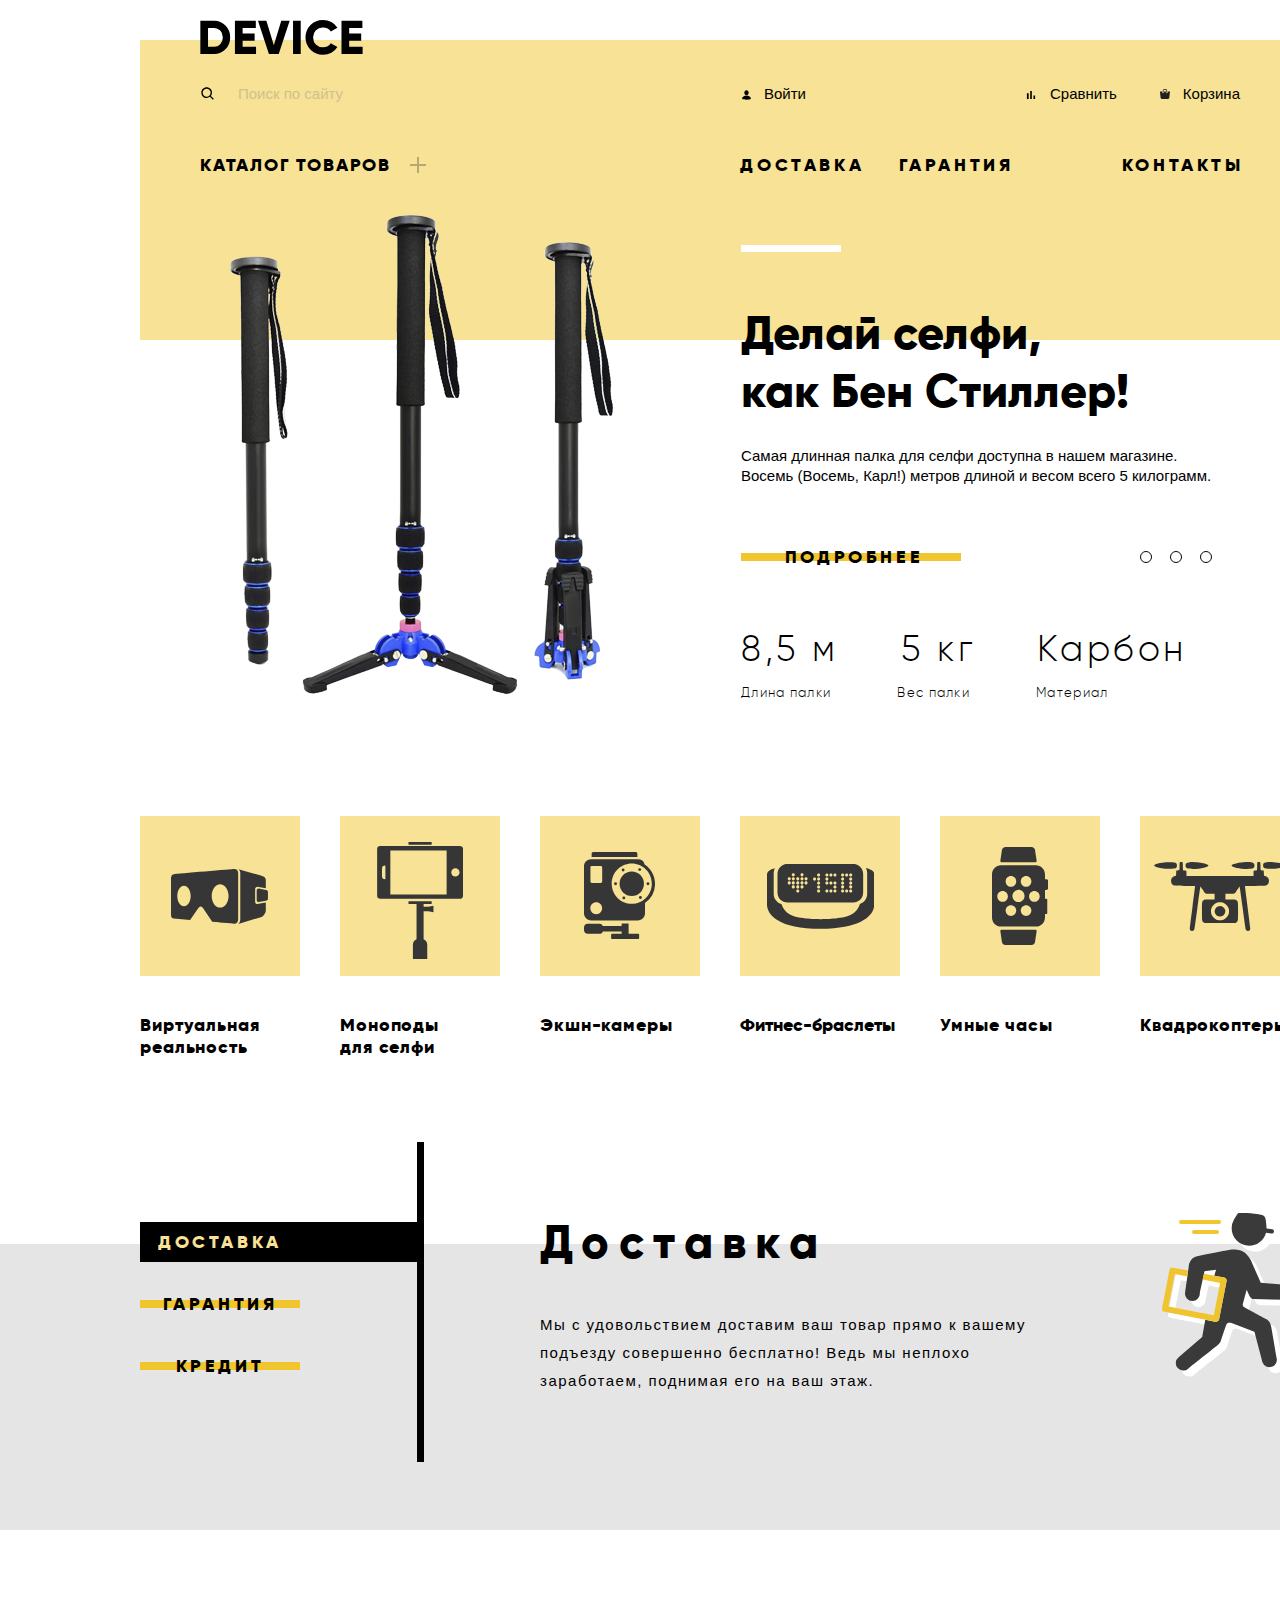
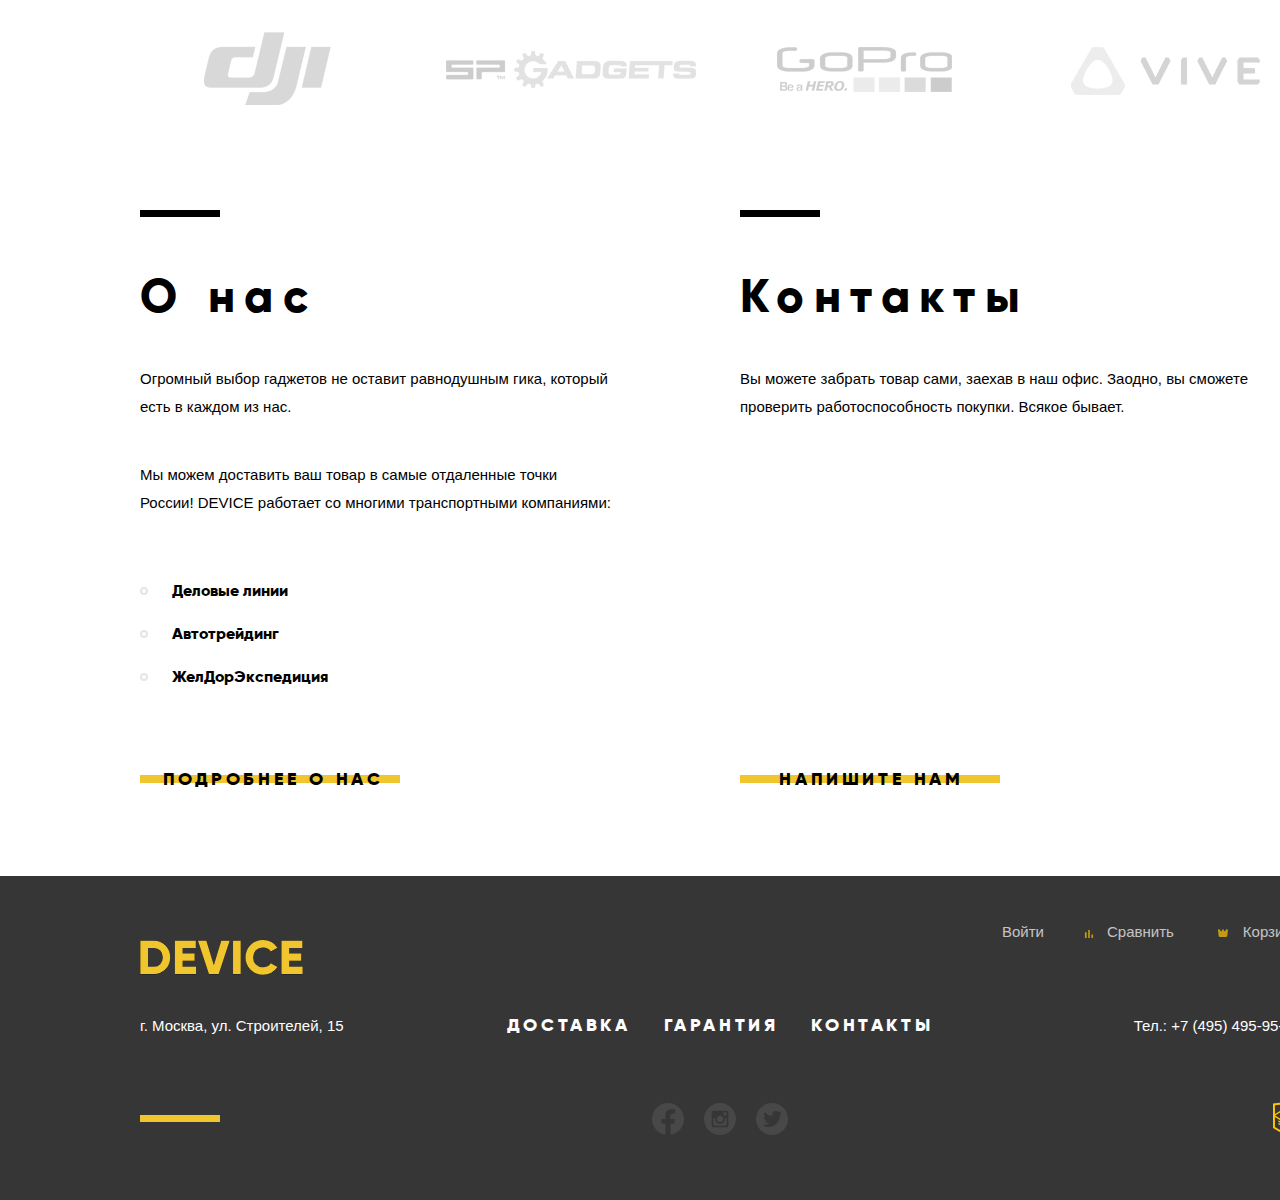
<file: index.html>
<!DOCTYPE html>
<html lang="ru">

<head>
  <meta charset="utf-8">
  <title>HTML Academy: Девайс</title>
  <link href="https://fonts.googleapis.com/css2?family=Open+Sans:wght@300;400&display=swap" rel="stylesheet">
  <link href="css/normalize.css" rel="stylesheet">
  <link href="css/style.css" rel="stylesheet">
</head>

<body class="page-body">
  <header class="main-header">
    <div class="container">
      <nav class="main-navigation">
        <a class="main-navigation-logo navigation-logo">
          <svg xmlns="http://www.w3.org/2000/svg" viewBox="0 0 164 35">
            <path
              d="m0.35 0.7v33.6h13.532a15.723 15.723 0 0 0 11.72-4.824 16.464 16.464 0 0 0 4.712-11.976 16.465 16.465 0 0 0-4.712-11.976 15.723 15.723 0 0 0-11.72-4.824zm7.733 26.208v-18.819h5.8a8.648 8.648 0 0 1 6.5 2.568 9.412 9.412 0 0 1 2.489 6.84 9.41 9.41 0 0 1-2.489 6.84 8.646 8.646 0 0 1-6.5 2.568h-5.8zm34.8-5.952h12.082v-7.3h-12.086v-5.567h13.291v-7.389h-21.024v33.6h21.265v-7.392h-13.532v-5.952zm36.343 13.344 11.019-33.6h-8.458l-7.491 24.72-7.491-24.72h-8.457l11.019 33.6zm14.4 0h7.733v-33.6h-7.733zm38.615-1.416a15.514 15.514 0 0 0 6.041-5.688l-6.67-3.84a7.488 7.488 0 0 1-3.165 3.024 9.874 9.874 0 0 1-4.664 1.1 9.594 9.594 0 0 1-7.177-2.736 9.907 9.907 0 0 1-2.682-7.248 9.908 9.908 0 0 1 2.682-7.248 9.594 9.594 0 0 1 7.177-2.736 9.914 9.914 0 0 1 4.64 1.08 7.6 7.6 0 0 1 3.189 3.048l6.67-3.84a15.881 15.881 0 0 0-6.09-5.688 17.419 17.419 0 0 0-8.409-2.088 17.12 17.12 0 0 0-17.592 17.472 17.12 17.12 0 0 0 17.589 17.476 17.519 17.519 0 0 0 8.458-2.088zm17.881-11.928h12.082v-7.3h-12.085v-5.567h13.29v-7.389h-21.022v33.6h21.264v-7.392h-13.532v-5.952z" />
          </svg>
        </a>

        <div class="header-navigation-wrapper">
          <div class="top-navigation">
            <form class="search-form" method="POST" action="https://echo.htmlacademy.ru">
              <label class="visually-hidden" for="search-request">Поиск по сайту</label>
              <input class="search-input" id="search-request" type="search" name="search" placeholder="Поиск по сайту">

              <button class="search-button" type="submit">Найти</button>
            </form>

            <div class="user-navigation-wrapper">

              <ul class="login">
                <li class="login-link">
                  <a href="">Войти</a>
                </li>
              </ul>

              <ul class="user-navigation">
                <li class="user-navigation-item compare-link">
                  <a href="">Сравнить</a>
                </li>

                <li class="user-navigation-item cart-link">
                  <a href="">Корзина</a>
                </li>
              </ul>
            </div>
          </div>

          <ul class="main-menu">
            <li class="main-menu-item main-catalog">
              <a href="">Каталог товаров</a>
              <div class="submenu-wrapper">
                <ul class="main-menu-sub submenu">
                  <li class="submenu-item">
                    <a href="">Виртуальная реальность</a>
                    <a href="catalog.html">Моноподы для селфи</a>
                    <a href="">Экшн-камеры</a>
                  </li>

                  <li class="submenu-item">
                    <a href="">Фитнес-браслеты</a>
                    <a href="">Умные часы</a>
                  </li>

                  <li class="submenu-item">
                    <a href="">Квадрокоптеры</a>
                  <li>
                </ul>
              </div>
            </li>

            <li class="main-menu-item main-delivery">
              <a href="">Доставка</a>
            </li>
            <li class="main-menu-item main-warranty">
              <a href="">Гарантия</a>
            </li>
            <li class="main-menu-item main-contacts">
              <a href="">Контакты</a>
            </li>
          </ul>
        </div>
      </nav>

      <section class="slider">
        <h2 class="visually-hidden">Промо-слайдер</h2>
        <input class="slider-1 visually-hidden" type="radio" name="slider-item" id="slider-01" checked="">
        <input class="slider-2 visually-hidden" type="radio" name="slider-item" id="slider-02">
        <input class="slider-3 visually-hidden" type="radio" name="slider-item" id="slider-03">

        <div class="slider-controls">
          <label class="slider-control slider-control-1" for="slider-01">Первый слайд</label>
          <label class="slider-control slider-control-2" for="slider-02">Второй слайд</label>
          <label class="slider-control slider-control-3" for="slider-03">Третий слайд</label>
        </div>

        <ul class="slider-list">
          <li class="slide slide-1 slide-active">
            <div class="slide-image slide-image-1"></div>
            <div class="slide-description">
              <b class="line">Делай селфи,
                <br>как Бен Стиллер!</b>
              <p>Самая длинная палка для селфи доступна в нашем магазине. Восемь (Восемь, Карл!) метров длиной и весом
                всего
                5 килограмм.</p>
              <a class="btn btn-details" href="catalog.html">Подробнее</a>

              <table>
                <tbody>
                  <tr class="properties">
                    <th>Длина палки</th>
                    <th>Вес палки</th>
                    <th>Материал</th>
                  </tr>
                  <tr class="properties">
                    <td>8,5 м</td>
                    <td>5 кг</td>
                    <td>Карбон</td>
                  </tr>
                </tbody>

              </table>
            </div>
          </li>
          <li class="slide slide-2">
            <div class="slide-image slide-image-2"></div>
            <div class="slide-description">
              <b class="line">Худеем
                <br>правильно!</b>
              <p>Мотивирующие фитнес-браслеты помогут найти в себе силы не пропускать занятия и соблюдать диету.</p>
              <a class="btn btn-details" href="catalog.html">Подробнее</a>
              <table>
                <tbody>
                  <tr class="properties">
                    <th>Без подзарядки</th>
                  </tr>
                  <tr class="properties">
                    <td>48 часов</td>
                  </tr>
                </tbody>
              </table>
            </div>
          </li>
          <li class="slide slide-3">
            <div class="slide-image slide-image-3"></div>
            <div class="slide-description">
              <b class="line">Порхает как бабочка,
                <br>жалит как пчела!</b>
              <p>Этот обычный, на первый взгляд, квадрокоптер оснащен мощным лазером, замаскированным под стандартную
                камеру.</p>
              <a class="btn btn-details" href="catalog.html">Подробнее</a>
              <table>
                <tbody>
                  <tr class="properties">
                    <th>Дальность полета</th>
                    <th>Радиус поражения</th>
                  </tr>
                  <tr class="properties">
                    <td>800 м</td>
                    <td>50 м</td>
                  </tr>
                </tbody>
              </table>
            </div>
          </li>
        </ul>
      </section>
    </div>
  </header>

  <main class="main-page">
    <h1 class="visually-hidden">Магазин DEVICE</h1>
    <section class="popular">
      <h2 class="visually-hidden">Популярное</h2>
      <div class="container">
        <ul class="popular-list">
          <li class="popular-item popular-vr">
            <a href="">Виртуальная реальность</a>
          </li>
          <li class="popular-item popular-monopodes">
            <a href="catalog.html">Моноподы
              <br>для селфи</a>
          </li>
          <li class="popular-item popular-cameras">
            <a href="">Экшн-камеры</a>
          </li>
          <li class="popular-item popular-fitness">
            <a href="">Фитнес-браслеты</a>
          </li>
          <li class="popular-item popular-smartwatch">
            <a href="">Умные часы</a>
          </li>
          <li class="popular-item popular-quadro">
            <a href="">Квадрокоптеры</a>
          </li>
        </ul>
      </div>
    </section>

    <section class="services">
      <h2 class="visually-hidden">Услуги</h2>
      <div class="container">

        <div class="services-wrapper">
          <input class="service-1 visually-hidden" type="radio" name="service-item" id="service-item-1" checked>
          <input class="service-2 visually-hidden" type="radio" name="service-item" id="service-item-2">
          <input class="service-3 visually-hidden" type="radio" name="service-item" id="service-item-3">

          <div class="service-controls">
            <label class="service-control" for="service-item-1">
              <span class="btn services-btn service-control-1">Доставка</span>
            </label>

            <label class="service-control" for="service-item-2">
              <span class="btn services-btn service-control-2">Гарантия</span>
            </label>

            <label class="service-control" for="service-item-3">
              <span class="btn services-btn service-control-3">Кредит</span>
            </label>
          </div>

          <ul class="services-list">
            <li class="services-item service-delivery">
              <h3 class="services-title">Доставка</h3>
              <p>Мы с удовольствием доставим ваш товар прямо к вашему подъезду совершенно бесплатно! Ведь мы неплохо
                заработаем,
                поднимая его на ваш этаж.</p>
            </li>
            <li class="services-item service-warranty">
              <h3 class="services-title">Гарантия</h3>
              <p>Если из-за возгорания купленного у нас товара у вас сгорит дом — не переживайте, мы выдадим вам новый.
                Товар,
                не дом, конечно же.</p>
            </li>
            <li class="services-item service-credit">
              <h3 class="services-title">Кредит</h3>
              <p>Залезть в долговую яму стало проще! Кредитные консультанты подберут для вас наиболее выгодные условия
                кредита.
                Выгодные для нашего банка, разумеется.</p>
            </li>
          </ul>
        </div>
      </div>
    </section>

    <section class="brands">
      <h2 class="visually-hidden">Популярные бренды</h2>
      <div class="container">
        <ul class="brands-list">
          <li class="brands-item">
            <a class="logo-link" href="">
              <img class="bw-logo" src="img/logo-1.png" alt="DJI" width="260" height="100">
              <img class="color-logo" src="img/logo-1-1.png" alt="DJI" width="260" height="100">
            </a>
          </li>
          <li class="brands-item">
            <a class="logo-link" href="">
              <img class="bw-logo" src="img/logo-2.png" alt="SPGadgets" width="260" height="100">
              <img class="color-logo" src="img/logo-2-1.png" alt="SPGadgets" width="260" height="100">
            </a>
          </li>
          <li class="brands-item">
            <a class="logo-link" href="">
              <img class="bw-logo" src="img/logo-3.png" alt="GoPro" width="260" height="100">
              <img class="color-logo" src="img/logo-3-1.png" alt="GoPro" width="260" height="100">
            </a>
          </li>
          <li class="brands-item">
            <a class="logo-link" href="">
              <img class="bw-logo" src="img/logo-4.png" alt="VIVE" width="260" height="100">
              <img class="color-logo" src="img/logo-4-1.png" alt="VIVE" width="260" height="100">
            </a>
          </li>
        </ul>
      </div>
    </section>


    <div class="info-columns container">
      <section class="info column-about">
        <h3 class="info-title">О нас</h3>
        <p>
          Огромный выбор гаджетов не оставит равнодушным гика, который есть в каждом из нас.
        </p>
        <p>
          Мы можем доставить ваш товар в самые отдаленные точки России! DEVICE работает со многими транспортными
          компаниями:
        </p>
        <ul class="delivery-partners">
          <li>Деловые линии</li>
          <li>Автотрейдинг</li>
          <li>ЖелДорЭкспедиция</li>
        </ul>
        <a href="" class="info-btn btn ">подробнее о нас</a>
      </section>

      <section class="info contacts">
        <h3 class="info-title contacts-title">Контакты</h3>
        <p>
          Вы можете забрать товар сами, заехав в наш офис. Заодно, вы сможете<br>проверить работоспособность покупки.
          Всякое бывает.
        </p>
        <div class="contacts-map-wrap">
          <iframe
            src="https://www.google.com/maps/embed?pb=!1m18!1m12!1m3!1d2249.1123749473923!2d37.52742931641868!3d55.687034004529366!2m3!1f0!2f0!3f0!3m2!1i1024!2i768!4f13.1!3m3!1m2!1s0x46b54cf65f5c8955%3A0x694710ccd55501e!2sUlitsa%20Stroiteley%2C%2015%2C%20Moskva%2C%20119311!5e0!3m2!1sen!2sru!4v1594818357617!5m2!1sen!2sru"
            width="560" height="222" frameborder="0" style="border:0;" allowfullscreen="" aria-hidden="false"
            tabindex="0"></iframe>
          <a class="contacts-map" href="">
            <span class="visually-hidden">Как к нам проехать</span>
          </a>
        </div>
        <a href="" class="write-us-btn btn ">напишите нам</a>
      </section>
    </div>
  </main>

  <footer class="main-footer">
    <div class="footer-wrapper">
      <div class="container">
        <nav class="footer-navigation">

          <a class="footer-logo" aria-label="Device">
            <svg xmlns="http://www.w3.org/2000/svg" viewBox="0 0 164 35">
              <path
                d="m0.35 0.7v33.6h13.532a15.723 15.723 0 0 0 11.72-4.824 16.464 16.464 0 0 0 4.712-11.976 16.465 16.465 0 0 0-4.712-11.976 15.723 15.723 0 0 0-11.72-4.824zm7.733 26.208v-18.819h5.8a8.648 8.648 0 0 1 6.5 2.568 9.412 9.412 0 0 1 2.489 6.84 9.41 9.41 0 0 1-2.489 6.84 8.646 8.646 0 0 1-6.5 2.568h-5.8zm34.8-5.952h12.082v-7.3h-12.086v-5.567h13.291v-7.389h-21.024v33.6h21.265v-7.392h-13.532v-5.952zm36.343 13.344 11.019-33.6h-8.458l-7.491 24.72-7.491-24.72h-8.457l11.019 33.6zm14.4 0h7.733v-33.6h-7.733zm38.615-1.416a15.514 15.514 0 0 0 6.041-5.688l-6.67-3.84a7.488 7.488 0 0 1-3.165 3.024 9.874 9.874 0 0 1-4.664 1.1 9.594 9.594 0 0 1-7.177-2.736 9.907 9.907 0 0 1-2.682-7.248 9.908 9.908 0 0 1 2.682-7.248 9.594 9.594 0 0 1 7.177-2.736 9.914 9.914 0 0 1 4.64 1.08 7.6 7.6 0 0 1 3.189 3.048l6.67-3.84a15.881 15.881 0 0 0-6.09-5.688 17.419 17.419 0 0 0-8.409-2.088 17.12 17.12 0 0 0-17.592 17.472 17.12 17.12 0 0 0 17.589 17.476 17.519 17.519 0 0 0 8.458-2.088zm17.881-11.928h12.082v-7.3h-12.085v-5.567h13.29v-7.389h-21.022v33.6h21.264v-7.392h-13.532v-5.952z" />
            </svg>
          </a>

          <div class="footer-top-navigation">
            <ul class="footer-login-menu">
              <li class="footer-login-link">


                <a href="">Войти</a>
              </li>
            </ul>

            <ul class="footer-user-nav">
              <li class="footer-user-item footer-compare">
                <a href="">Сравнить</a>
              </li>

              <li class="footer-user-item footer-cart">
                <a href="">Корзина</a>
              </li>
            </ul>
          </div>

          <div class="footer-main-nav">
            <address class="footer-address">
              г.&nbsp;Москва,&nbsp;ул.&nbsp;Строителей,&nbsp;15
            </address>

            <div class="footer-nav-wrap">
              <ul class="footer-nav-list">
                <li class="footer-nav-item">
                  <a href="">Доставка</a>
                </li>
                <li class="footer-nav-item">
                  <a href="">Гарантия</a>
                </li>
                <li class="footer-nav-item">
                  <a href="">Контакты</a>
                </li>
              </ul>
            </div>

            <a href="tel:+749549595955" class="footer-tel" aria-label="+7 (495) 495-95-95">
              Тел.:&nbsp;+7&nbsp;(495)&nbsp;495-95-95</a>
          </div>

          <section class="social">
            <h2 class="visually-hidden">Мы в социальных сетях</h2>
            <ul class="social-list">
              <li class="social-item fb">
                <a href="https://www.facebook.com/htmlacademy" class="social-item fb">
                  <span class="screenreader">Наш Фейсбук</span>
                  <svg width="32" height="32" viewBox="0 0 32 32" fill="none" xmlns="http://www.w3.org/2000/svg">
                    <path
                      d="M31.9973 16C31.9973 7.16267 24.8347 0 15.9987 0C7.16267 0 0 7.16267 0 16C0 23.984 5.85067 30.6027 13.4987 31.8027V20.624H9.43733V15.9987H13.4987V12.4747C13.4987 8.464 15.888 6.24933 19.5413 6.24933C21.292 6.24933 23.1227 6.56133 23.1227 6.56133V10.4987H21.1067C19.12 10.4987 18.5 11.732 18.5 12.9973V16H22.9373L22.228 20.6253H18.5V31.804C26.148 30.604 31.9987 23.9853 31.9987 16H31.9973Z"
                      fill="white" fill-opacity="0.3" />
                  </svg>
                </a>
              </li>

              <li class="social-item insta">
                <a href="https://www.instagram.com/htmlacademy/" class="social-item insta">
                  <span class="screenreader">Наш Инстаграм</span>
                  <svg width="32" height="32" viewBox="0 0 32 32" fill="none" xmlns="http://www.w3.org/2000/svg">
                    <path
                      d="M21 16C21 17.3261 20.4732 18.5979 19.5355 19.5355C18.5979 20.4732 17.3261 21 16 21C14.6739 21 13.4021 20.4732 12.4645 19.5355C11.5268 18.5979 11 17.3261 11 16C11 15.715 11.03 15.4367 11.0817 15.1667H9.33333V21.8283C9.33333 22.2917 9.70833 22.6667 10.1717 22.6667H21.83C22.0521 22.6662 22.2649 22.5777 22.4217 22.4205C22.5786 22.2634 22.6667 22.0504 22.6667 21.8283V15.1667H20.9183C20.97 15.4367 21 15.715 21 16ZM16 19.3333C16.4378 19.3332 16.8714 19.2469 17.2759 19.0792C17.6803 18.9116 18.0478 18.6659 18.3574 18.3562C18.6669 18.0465 18.9124 17.6789 19.0799 17.2743C19.2473 16.8698 19.3334 16.4362 19.3333 15.9983C19.3332 15.5605 19.2469 15.1269 19.0792 14.7225C18.9116 14.318 18.6659 13.9505 18.3562 13.641C18.0465 13.3314 17.6789 13.0859 17.2743 12.9185C16.8698 12.751 16.4362 12.6649 15.9983 12.665C15.1141 12.6652 14.2661 13.0167 13.641 13.6421C13.0158 14.2676 12.6648 15.1157 12.665 16C12.6652 16.8843 13.0167 17.7322 13.6421 18.3574C14.2676 18.9825 15.1157 19.3336 16 19.3333ZM20 12.5H21.9983C22.1311 12.5 22.2584 12.4474 22.3525 12.3537C22.4465 12.2599 22.4996 12.1328 22.5 12V10.0017C22.5 9.86862 22.4471 9.74102 22.3531 9.64693C22.259 9.55285 22.1314 9.5 21.9983 9.5H20C19.8669 9.5 19.7393 9.55285 19.6453 9.64693C19.5512 9.74102 19.4983 9.86862 19.4983 10.0017V12C19.5 12.275 19.725 12.5 20 12.5ZM16 0C11.7565 0 7.68687 1.68571 4.68629 4.68629C1.68571 7.68687 0 11.7565 0 16C0 20.2435 1.68571 24.3131 4.68629 27.3137C7.68687 30.3143 11.7565 32 16 32C18.1012 32 20.1817 31.5861 22.1229 30.7821C24.0641 29.978 25.828 28.7994 27.3137 27.3137C28.7994 25.828 29.978 24.0641 30.7821 22.1229C31.5861 20.1817 32 18.1012 32 16C32 13.8989 31.5861 11.8183 30.7821 9.87706C29.978 7.93586 28.7994 6.17203 27.3137 4.68629C25.828 3.20055 24.0641 2.022 22.1229 1.21793C20.1817 0.413852 18.1012 0 16 0ZM24.3333 22.4817C24.3333 23.5 23.5 24.3333 22.4817 24.3333H9.51833C8.5 24.3333 7.66667 23.5 7.66667 22.4817V9.51833C7.66667 8.5 8.5 7.66667 9.51833 7.66667H22.4817C23.5 7.66667 24.3333 8.5 24.3333 9.51833V22.4817Z"
                      fill="white" fill-opacity="0.3" />
                  </svg>
                </a>
              </li>

              <li class="social-item twit">
                <a href="https://twitter.com/htmlacademy_ru" class="social-item twit">
                  <span class="screenreader">Наш Твиттер</span>
                  <svg width="32" height="32" viewBox="0 0 32 32" fill="none" xmlns="http://www.w3.org/2000/svg">
                    <path
                      d="M16 32C13.8333 32 11.7604 31.5781 9.78125 30.7344C7.80208 29.8906 6.09896 28.7552 4.67188 27.3281C3.24479 25.901 2.10938 24.1979 1.26562 22.2188C0.421875 20.2396 0 18.1667 0 16C0 13.8333 0.421875 11.7604 1.26562 9.78125C2.10938 7.80208 3.24479 6.09896 4.67188 4.67188C6.09896 3.24479 7.80208 2.10938 9.78125 1.26562C11.7604 0.421875 13.8333 0 16 0C18.1667 0 20.2396 0.421875 22.2188 1.26562C24.1979 2.10938 25.901 3.24479 27.3281 4.67188C28.7552 6.09896 29.8906 7.80208 30.7344 9.78125C31.5781 11.7604 32 13.8333 32 16C32 18.1667 31.5781 20.2396 30.7344 22.2188C29.8906 24.1979 28.7552 25.901 27.3281 27.3281C25.901 28.7552 24.1979 29.8906 22.2188 30.7344C20.2396 31.5781 18.1667 32 16 32ZM25.4062 8C25.2812 8.0625 25.0938 8.17708 24.8438 8.34375L24.2344 8.75L23.6562 9.0625L23 9.28125C22.2292 8.42708 21.2812 8 20.1562 8C17.7188 8 16.5 9.02083 16.5 11.0625V12.9062C13.1458 12.7396 10.5729 11.5104 8.78125 9.21875C8.26042 9.76042 8 10.3542 8 11C8 12.375 8.51042 13.4167 9.53125 14.125C9.40625 14.125 9.22917 14.1354 9 14.1562C8.77083 14.1771 8.58854 14.1771 8.45312 14.1562C8.31771 14.1354 8.16667 14.0833 8 14C8 14.9583 8.25521 15.7552 8.76562 16.3906C9.27604 17.026 9.97917 17.4375 10.875 17.625C10.6667 17.875 10.375 18 10 18C9.66667 18 9.375 17.9062 9.125 17.7188C9.125 18.5312 9.51562 19.1615 10.2969 19.6094C11.0781 20.0573 11.9583 20.2917 12.9375 20.3125C12.5625 20.875 12.0156 21.2969 11.2969 21.5781C10.5781 21.8594 9.8125 22 9 22C8.70833 22 8.30729 21.9271 7.79688 21.7812C7.28646 21.6354 7.02083 21.5625 7 21.5625C7.33333 22.2292 8.01562 22.8021 9.04688 23.2812C10.0781 23.7604 11.3854 24 12.9688 24C14.3646 24 15.6667 23.7552 16.875 23.2656C18.0833 22.776 19.1146 22.125 19.9688 21.3125C20.8229 20.5 21.5573 19.5729 22.1719 18.5312C22.7865 17.4896 23.2448 16.4115 23.5469 15.2969C23.849 14.1823 24 13.0833 24 12C24 11.9583 24.125 11.8698 24.375 11.7344C24.625 11.599 24.9167 11.4167 25.25 11.1875C25.5833 10.9583 25.8333 10.7188 26 10.4688C24.875 10.4688 24.125 10.4896 23.75 10.5312C24.4792 10.0938 25.0312 9.25 25.4062 8Z"
                      fill="white" fill-opacity="0.3" />
                  </svg>
                </a>
              </li>
            </ul>
          </section>

          <a href="https://htmlacademy.ru/intensive/htmlcss" class="copyright" aria-label="сайт html академии">
            <span class="screenreader">Наш Твиттер</span>
            <svg xmlns="http://www.w3.org/2000/svg" width="26.943" height="34.09" viewBox="0 0 26.943 34.09">
              <path fill="#FFC600"
                d="M13.62.017L13.472 0 0 1.412v24.661l13.473 8.017 13.43-7.99.042-.025V1.412L13.62.017zm11.399 12.11L13.495 5.334l-.001-.104-.087.05-.088-.056v.109L1.925 12.118V3.147l11.548-1.212L25.02 3.147v8.98zm-11.614-5.34L24.923 13.5l-4.479 2.64-7.093-4.221-.014 1.415 5.904 3.513-.86.507-5.03-2.992-.014 1.415 3.827 2.275-.782.523-3.031-1.787-.014 1.413 1.853 1.091-1.8 1.081-11.356-6.751 11.371-6.835zm-11.48 8.34l11.411 6.791.016 1.044-7.942-4.728-.015 1.416 7.979 4.795.018 1.076-7.973-4.74-.013 1.414 8.021 4.822.046.025 8.143-4.872-.011-5.177 3.415-2.036v10.021L13.472 31.85 1.925 24.979v-9.852z" />
            </svg>
          </a>
        </nav>
      </div>
    </div>
  </footer>

  <section class="modal modal-write">
    <h2 class="visually-hidden">Напишите нам</h2>
    <button class="close-button" type="button" aria-label="Закрыть"></button>

    <form class="feedback-form" action="https://echo.htmlacademy.ru" method="POST">
      <div class="modal-container">

        <div class="feedback-item">
          <label for="name">Ваше имя:</label>
          <input id="name" class="user-name" name="name" type="text" placeholder="Имя Фамилия">
        </div>

        <div class="feedback-item">
          <label for="mail">Ваш e-mail:</label>
          <input id="mail" class="user-email" name="mail" type="email" placeholder="email@example.com">
        </div>
      </div>

      <div class="feedback-item">
        <label for="text">Текст письма:</label>
        <textarea id="text" class="feedback-text" name="text" cols="30" rows="10"
          placeholder="В свободной форме"></textarea>
      </div>
      <button class="btn send-feedback" type="submit">Отправить</button>
    </form>
  </section>

  <section class="modal modal-map">
    <h2 class="visually-hidden">Карта проезда</h2>
    <iframe
      src="https://www.google.com/maps/embed?pb=!1m18!1m12!1m3!1d2249.0603700422676!2d37.5309912898239!3d55.68793816770462!2m3!1f0!2f0!3f0!3m2!1i1024!2i768!4f13.1!3m3!1m2!1s0x46b54cf65f5c8955%3A0x694710ccd55501e!2z0YPQuy4g0KHRgtGA0L7QuNGC0LXQu9C10LksIDE1LCDQnNC-0YHQutCy0LAsIDExOTMxMQ!5e0!3m2!1sru!2sru!4v1530553378121"
      width="960" height="560" style="border: none" allowfullscreen=""></iframe>
    <button class="close-button" type="button" aria-label="Закрыть"></button>
  </section>

  <script src="/js/script.js"></script>
</body>

</html>
</file>
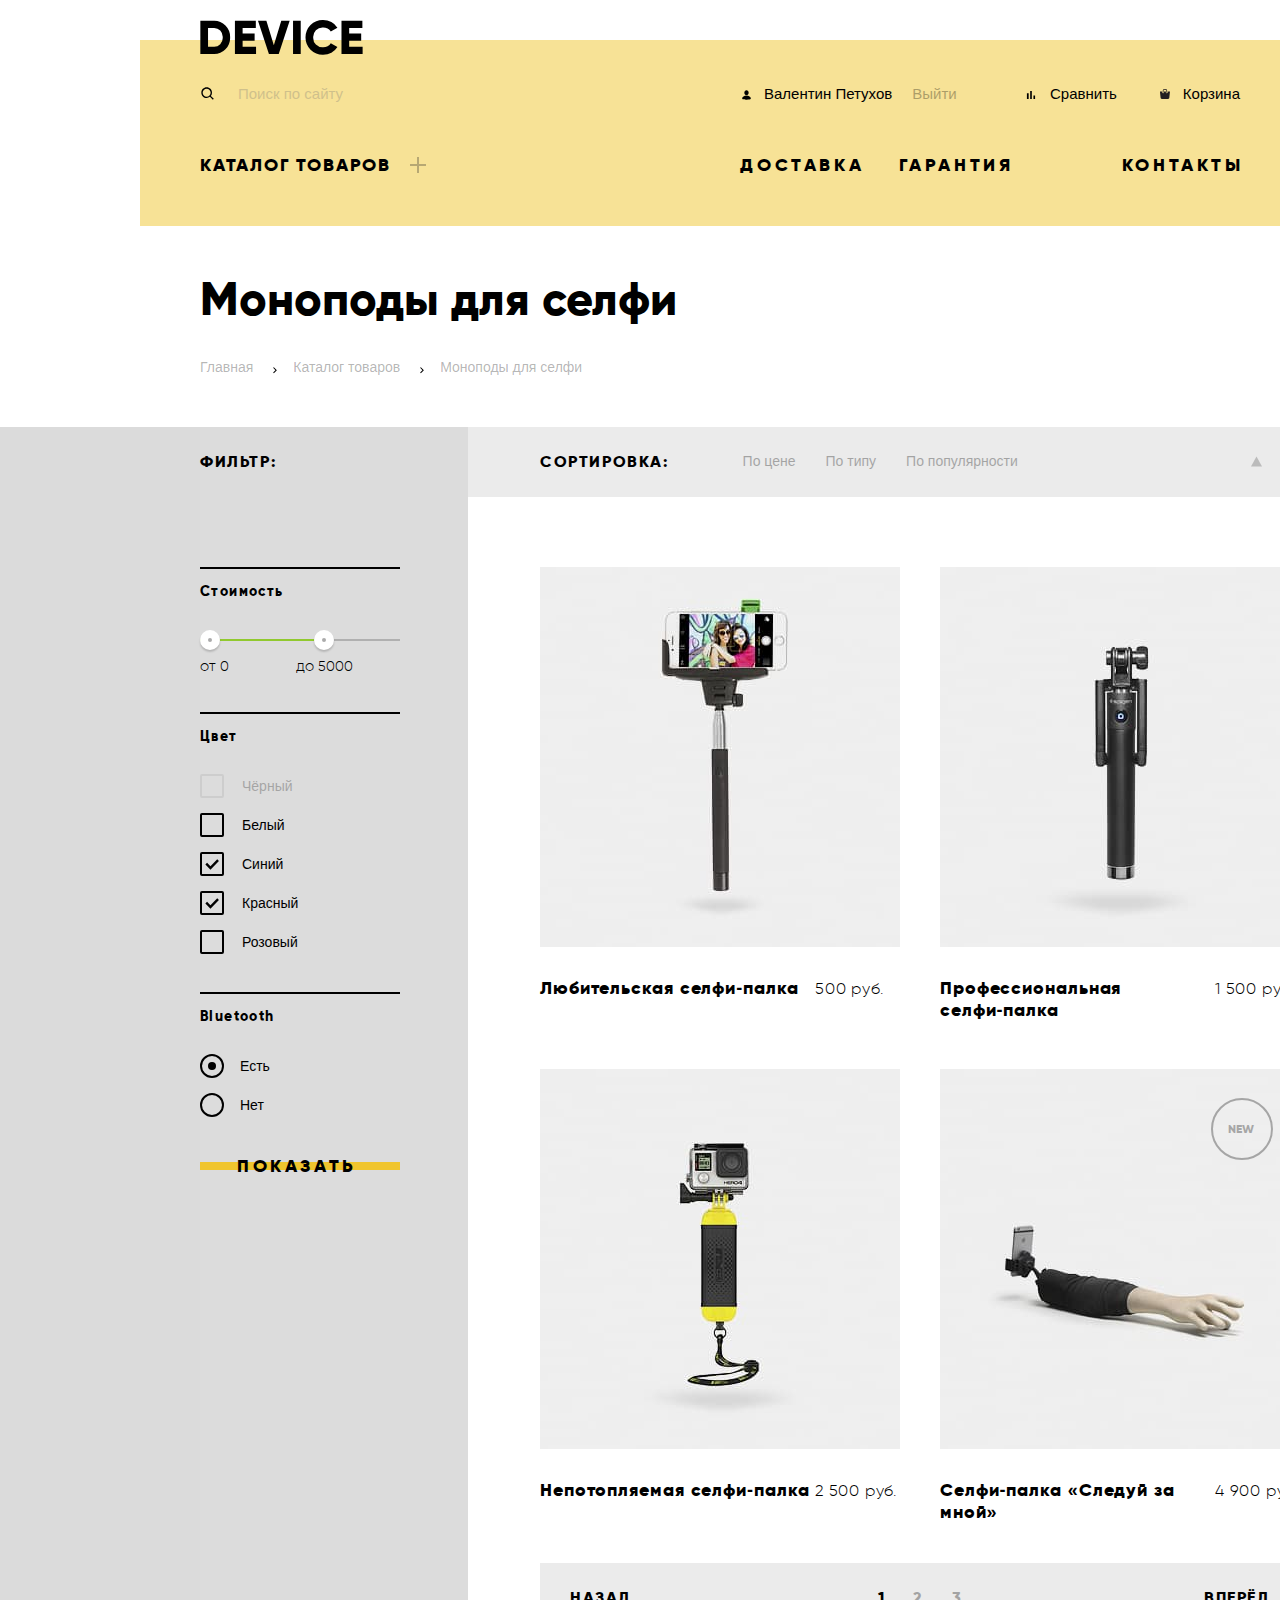
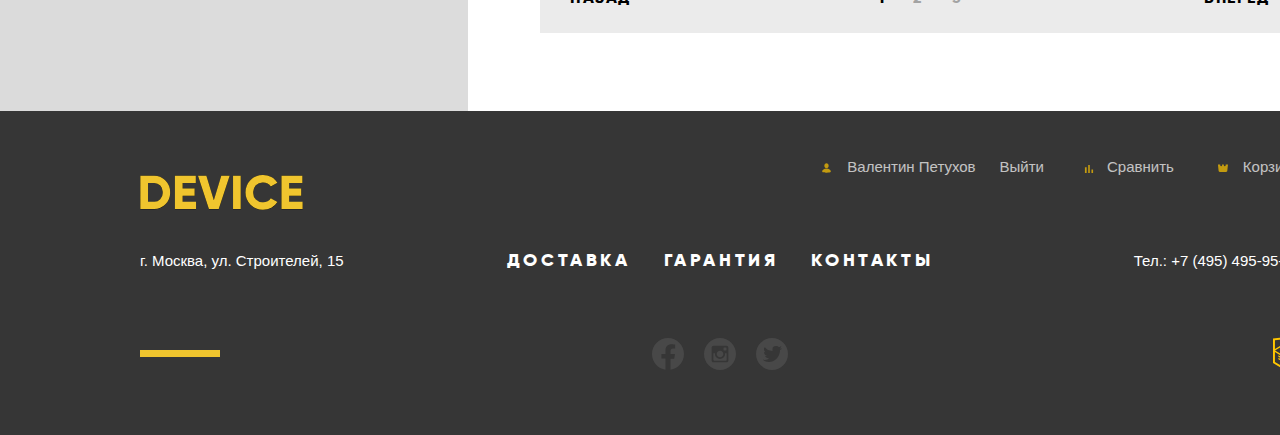
<file: catalog.html>
<!DOCTYPE html>
<html lang="ru">

<head>
  <meta charset="utf-8">
  <title>HTML Academy: Девайс</title>
  <link href="https://fonts.googleapis.com/css2?family=Open+Sans:wght@300;400&display=swap" rel="stylesheet">
  <link href="css/normalize.css" rel="stylesheet">
  <link href="css/style.css" rel="stylesheet">
</head>

<body class="page-body">

  <header class="main-header catalog-header">
    <div class="container">
      <nav class="main-navigation">
        <a class="main-navigation-logo navigation-logo" href="index.html">
          <svg xmlns="http://www.w3.org/2000/svg" viewBox="0 0 164 35">
            <path
              d="m0.35 0.7v33.6h13.532a15.723 15.723 0 0 0 11.72-4.824 16.464 16.464 0 0 0 4.712-11.976 16.465 16.465 0 0 0-4.712-11.976 15.723 15.723 0 0 0-11.72-4.824zm7.733 26.208v-18.819h5.8a8.648 8.648 0 0 1 6.5 2.568 9.412 9.412 0 0 1 2.489 6.84 9.41 9.41 0 0 1-2.489 6.84 8.646 8.646 0 0 1-6.5 2.568h-5.8zm34.8-5.952h12.082v-7.3h-12.086v-5.567h13.291v-7.389h-21.024v33.6h21.265v-7.392h-13.532v-5.952zm36.343 13.344 11.019-33.6h-8.458l-7.491 24.72-7.491-24.72h-8.457l11.019 33.6zm14.4 0h7.733v-33.6h-7.733zm38.615-1.416a15.514 15.514 0 0 0 6.041-5.688l-6.67-3.84a7.488 7.488 0 0 1-3.165 3.024 9.874 9.874 0 0 1-4.664 1.1 9.594 9.594 0 0 1-7.177-2.736 9.907 9.907 0 0 1-2.682-7.248 9.908 9.908 0 0 1 2.682-7.248 9.594 9.594 0 0 1 7.177-2.736 9.914 9.914 0 0 1 4.64 1.08 7.6 7.6 0 0 1 3.189 3.048l6.67-3.84a15.881 15.881 0 0 0-6.09-5.688 17.419 17.419 0 0 0-8.409-2.088 17.12 17.12 0 0 0-17.592 17.472 17.12 17.12 0 0 0 17.589 17.476 17.519 17.519 0 0 0 8.458-2.088zm17.881-11.928h12.082v-7.3h-12.085v-5.567h13.29v-7.389h-21.022v33.6h21.264v-7.392h-13.532v-5.952z" />
          </svg>
        </a>

        <div class="header-navigation-wrapper catalog-nav-wrapper">
          <div class="top-navigation">
            <form class="search-form" method="POST" action="https://echo.htmlacademy.ru">
              <label class="visually-hidden" for="search-request">Поиск по сайту</label>
              <input class="search-input" id="search-request" type="search" name="search" placeholder="Поиск по сайту">

              <button class="search-button" type="submit">Найти</button>
            </form>

            <div class="user-navigation-wrapper">

              <ul class="login">
                <li class="login-link">
                  <a href="">Валентин Петухов</a>
                </li>
                <li class="logout-link">
                  <a href="">Выйти</a>
                </li>
              </ul>

              <ul class="user-navigation">
                <li class="user-navigation-item compare-link">
                  <a href="">Сравнить</a>
                </li>

                <li class="user-navigation-item cart-link">
                  <a href="">Корзина</a>
                </li>
              </ul>
            </div>
          </div>

          <ul class="main-menu">
            <li class="main-menu-item main-catalog">
              <a href="">Каталог товаров</a>
              <div class="submenu-wrapper">
                <ul class="main-menu-sub submenu">
                  <li class="submenu-item">
                    <a href="">Виртуальная реальность</a>
                    <a href="catalog.html">Моноподы для селфи</a>
                    <a href="">Экшн-камеры</a>
                  </li>

                  <li class="submenu-item">
                    <a href="">Фитнес-браслеты</a>
                    <a href="">Умные часы</a>
                  </li>

                  <li class="submenu-item">
                    <a href="">Квадрокоптеры</a>
                  <li>
                </ul>
              </div>
            </li>

            <li class="main-menu-item main-delivery">
              <a href="">Доставка</a>
            </li>
            <li class="main-menu-item main-warranty">
              <a href="">Гарантия</a>
            </li>
            <li class="main-menu-item main-contacts">
              <a href="">Контакты</a>
            </li>
          </ul>
        </div>
      </nav>
    </div>
  </header>

  <main class="catalog">
    <div class="container">
      <h1 class="catalog-title">Моноподы для селфи</h1>

      <ul class="breadcrumbs">
        <li>
          <a href="index.html">Главная</a>
        </li>
        <li>
          <a href="">Каталог товаров</a>
        </li>
        <li>
          <a class="current">Моноподы для селфи</a>
        </li>
      </ul>
    </div>

    <div class="sort-wrapper">
      <div class="container">
        <span class="filter-title">Фильтр:</span>
        <section class="sort">
          <h2 class="sort-title">Сортировка:</h2>
          <ul class="sort-list">
            <li class="sort-by">
              <a href="" class="sort-link sort-link-active">По цене</a>
              <a href="" class="sort-link">По типу</a>
              <a href="" class="sort-link">По популярности</a>
            </li>

            <li class="sort-arrows">
              <a href="" class="sort-link sort-arrow active">
                <span class="visually-hidden">По возрастанию</span>
              </a>
              <a href="" class="sort-link sort-arrow">
                <span class="visually-hidden">По убыванию</span>
              </a>
            </li>
          </ul>
        </section>
      </div>
    </div>

    <div class="catalog-wrapper">
      <div class="container">
        <div class="catalog-body">
          <section class="filter-wrapper">
            <h2 class="visually-hidden">Фильтр:</h2>

            <form class="filter-form form" action="https://echo.htmlacademy.ru" method="post">
              <div class="filter-form-field">
                <fieldset>
                  <legend>Стоимость</legend>
                  <div class="range-wrap">
                    <div class="range">
                      <span class="range-dot dot-min"></span>
                      <span class="range-dot dot-max"></span>
                    </div>
                    <div class="range-price">
                      <label class="range-price-label" for="price-min">от
                        <input class="range-price-input" type="text" name="range-min" id="price-min" value="0">
                      </label>
                      <label class="range-price-label" for="price-max">до
                        <input class="range-price-input" type="text" name="range-min" id="price-max" value="5000">
                      </label>
                    </div>
                  </div>
                </fieldset>
              </div>

              <div class="filter-form-field">
                <fieldset>
                  <legend>Цвет</legend>
                  <ul class="form-field-param">
                    <li>
                      <input id="black" class="visually-hidden" type="checkbox" name="color-black" disabled>
                      <label class="color-check" for="black">Чёрный</label>
                    </li>

                    <li>
                      <input id="white" class="visually-hidden" type="checkbox" name="color-white">
                      <label class="color-check" for="white">Белый</label>
                    </li>

                    <li>
                      <input id="blue" class="visually-hidden" type="checkbox" name="color-blue" checked>
                      <label class="color-check" for="blue">Синий</label>
                    </li>

                    <li>
                      <input id="red" class="visually-hidden" type="checkbox" name="color-red" checked>
                      <label class="color-check" for="red">Красный</label>
                    </li>

                    <li>
                      <input id="pink" class="visually-hidden" type="checkbox" name="color-pink">
                      <label class="color-check" for="pink">Розовый</label>
                    </li>
                  </ul>
                </fieldset>
              </div>

              <div class="filter-form-field">
                <fieldset>
                  <legend>Bluetooth</legend>
                  <ul class="form-field-param">
                    <li>
                      <input id="bluetooth-true" class="visually-hidden" type="radio" name="bluetooth" value="true" checked>
                      <label class="form-radio" for="bluetooth-true">Есть</label>
                    </li>

                    <li class="form-field-item">
                      <input id="bluetooth-false" class="visually-hidden" type="radio" name="bluetooth" value="false">
                      <label class="form-radio" for="bluetooth-false">Нет</label>
                    </li>
                  </ul>
                </fieldset>
              </div>

              <button class="btn" type="submit">Показать</button>
            </form>
          </section>

          <div class="items-wrapper">
            <section class="item-container">
              <ul class="catalog-items-list">
                <li class="catalog-item">
                  <h3>
                    <a href="" class="item-title">Любительская селфи&#8209;палка
                    </a>
                    <span class="item-price">500 руб.</span>
                  </h3>
                  <div class="item-wrap">
                    <div class="item-btn-wrap">
                      <button class="btn item-cart-btn">В корзину</button>
                      <button class="compare-btn">Добавить к сравнению</button>
                    </div>
                    <img src="img/item-1.jpg" width="360" height="380" alt="" aria-label="Профессиональная селфи-палка">
                  </div>
                </li>

                <li class="catalog-item">
                  <h3>
                    <a href="" class="item-title">
                      Профессиональная селфи&#8209;палка
                    </a>
                    <span class="item-price">1 500 руб.</span>
                  </h3>
                  <div class="item-wrap">
                    <img src="img/item-2.jpg" width="360" height="380" alt="" aria-label="Профессиональная селфи-палка">

                    <div class="item-btn-wrap">
                      <button class="btn item-cart-btn">В корзину</button>
                      <button class="compare-btn">Добавить к сравнению</button>
                    </div>
                  </div>
                </li>

                <li class="catalog-item">
                  <h3>
                    <a href="" class="item-title">Непотопляемая селфи&#8209;палка</a>
                    <span class="item-price">2 500 руб.</span>
                  </h3>
                  <div class="item-wrap">
                    <img src="img/item-3.jpg" width="360" height="380" alt="" aria-label="Профессиональная селфи-палка">

                    <div class="item-btn-wrap">
                      <button class="btn item-cart-btn">В корзину</button>
                      <button class="compare-btn">Добавить к сравнению</button>
                    </div>
                  </div>
                </li>

                <li class="catalog-item catalog-item-new">
                  <h3>
                    <a href="" class="item-title">Селфи&#8209;палка «Следуй за мной»</a>
                    <span class="item-price">4 900 руб.</span>
                  </h3>
                  <div class="item-wrap">
                    <img src="img/item-4.jpg" width="360" height="380" alt="" aria-label="Профессиональная селфи-палка">

                    <div class="item-btn-wrap">
                      <button class="btn item-cart-btn">В корзину</button>
                      <button class="compare-btn">Добавить к сравнению</button>
                    </div>
                  </div>
                </li>
              </ul>

              <nav class="pagination">
                <ul class="pagination-list">
                  <li class="pagination-back">
                    <a href="">Назад</a>
                  </li>
                  <li class="pagination-pages">
                    <a class="pagination-page-active" href="">1</a>
                    <a href="">2</a>
                    <a href="">3</a>
                  </li>
                  <li class="pagination-next">
                    <a href="">Вперёд</a>
                  </li>
                </ul>
              </nav>
            </section>
          </div>
        </div>
      </div>
    </div>
  </main>

  <footer class="main-footer">
    <div class="footer-wrapper">
      <div class="container">
        <nav class="footer-navigation">

          <a class="footer-logo" aria-label="Device">
            <svg xmlns="http://www.w3.org/2000/svg" viewBox="0 0 164 35">
              <path
                d="m0.35 0.7v33.6h13.532a15.723 15.723 0 0 0 11.72-4.824 16.464 16.464 0 0 0 4.712-11.976 16.465 16.465 0 0 0-4.712-11.976 15.723 15.723 0 0 0-11.72-4.824zm7.733 26.208v-18.819h5.8a8.648 8.648 0 0 1 6.5 2.568 9.412 9.412 0 0 1 2.489 6.84 9.41 9.41 0 0 1-2.489 6.84 8.646 8.646 0 0 1-6.5 2.568h-5.8zm34.8-5.952h12.082v-7.3h-12.086v-5.567h13.291v-7.389h-21.024v33.6h21.265v-7.392h-13.532v-5.952zm36.343 13.344 11.019-33.6h-8.458l-7.491 24.72-7.491-24.72h-8.457l11.019 33.6zm14.4 0h7.733v-33.6h-7.733zm38.615-1.416a15.514 15.514 0 0 0 6.041-5.688l-6.67-3.84a7.488 7.488 0 0 1-3.165 3.024 9.874 9.874 0 0 1-4.664 1.1 9.594 9.594 0 0 1-7.177-2.736 9.907 9.907 0 0 1-2.682-7.248 9.908 9.908 0 0 1 2.682-7.248 9.594 9.594 0 0 1 7.177-2.736 9.914 9.914 0 0 1 4.64 1.08 7.6 7.6 0 0 1 3.189 3.048l6.67-3.84a15.881 15.881 0 0 0-6.09-5.688 17.419 17.419 0 0 0-8.409-2.088 17.12 17.12 0 0 0-17.592 17.472 17.12 17.12 0 0 0 17.589 17.476 17.519 17.519 0 0 0 8.458-2.088zm17.881-11.928h12.082v-7.3h-12.085v-5.567h13.29v-7.389h-21.022v33.6h21.264v-7.392h-13.532v-5.952z" />
            </svg>
          </a>

          <div class="footer-top-navigation">
            <ul class="footer-login-menu">
              <li class="footer-user-item footer-user-link">
                <a href="">Валентин Петухов</a>
              </li>
              <li class="footer-logout-link">
                <a href="">Выйти</a>
              </li>
            </ul>

            <ul class="footer-user-nav">
              <li class="footer-user-item footer-compare">
                <a href="">Сравнить</a>
              </li>

              <li class="footer-user-item footer-cart">
                <a href="">Корзина</a>
              </li>
            </ul>
          </div>

          <div class="footer-main-nav">
            <address class="footer-address">
              г.&nbsp;Москва,&nbsp;ул.&nbsp;Строителей,&nbsp;15
            </address>

            <div class="footer-nav-wrap">
              <ul class="footer-nav-list">
                <li class="footer-nav-item">
                  <a href="">Доставка</a>
                </li>
                <li class="footer-nav-item">
                  <a href="">Гарантия</a>
                </li>
                <li class="footer-nav-item">
                  <a href="">Контакты</a>
                </li>
              </ul>
            </div>

            <a href="tel:+749549595955" class="footer-tel" aria-label="+7 (495) 495-95-95">
              Тел.:&nbsp;+7&nbsp;(495)&nbsp;495-95-95</a>
          </div>

          <section class="social">
            <h2 class="visually-hidden">Мы в социальных сетях</h2>
            <ul class="social-list">
              <li class="social-item fb">
                <a href="https://www.facebook.com/htmlacademy" class="social-item fb">
                  <span class="screenreader">Наш Фейсбук</span>
                  <svg width="32" height="32" viewBox="0 0 32 32" fill="none" xmlns="http://www.w3.org/2000/svg">
                    <path
                      d="M31.9973 16C31.9973 7.16267 24.8347 0 15.9987 0C7.16267 0 0 7.16267 0 16C0 23.984 5.85067 30.6027 13.4987 31.8027V20.624H9.43733V15.9987H13.4987V12.4747C13.4987 8.464 15.888 6.24933 19.5413 6.24933C21.292 6.24933 23.1227 6.56133 23.1227 6.56133V10.4987H21.1067C19.12 10.4987 18.5 11.732 18.5 12.9973V16H22.9373L22.228 20.6253H18.5V31.804C26.148 30.604 31.9987 23.9853 31.9987 16H31.9973Z"
                      fill="white" fill-opacity="0.3" />
                  </svg>
                </a>
              </li>

              <li class="social-item insta">
                <a href="https://www.instagram.com/htmlacademy/" class="social-item insta">
                  <span class="screenreader">Наш Инстаграм</span>
                  <svg width="32" height="32" viewBox="0 0 32 32" fill="none" xmlns="http://www.w3.org/2000/svg">
                    <path
                      d="M21 16C21 17.3261 20.4732 18.5979 19.5355 19.5355C18.5979 20.4732 17.3261 21 16 21C14.6739 21 13.4021 20.4732 12.4645 19.5355C11.5268 18.5979 11 17.3261 11 16C11 15.715 11.03 15.4367 11.0817 15.1667H9.33333V21.8283C9.33333 22.2917 9.70833 22.6667 10.1717 22.6667H21.83C22.0521 22.6662 22.2649 22.5777 22.4217 22.4205C22.5786 22.2634 22.6667 22.0504 22.6667 21.8283V15.1667H20.9183C20.97 15.4367 21 15.715 21 16ZM16 19.3333C16.4378 19.3332 16.8714 19.2469 17.2759 19.0792C17.6803 18.9116 18.0478 18.6659 18.3574 18.3562C18.6669 18.0465 18.9124 17.6789 19.0799 17.2743C19.2473 16.8698 19.3334 16.4362 19.3333 15.9983C19.3332 15.5605 19.2469 15.1269 19.0792 14.7225C18.9116 14.318 18.6659 13.9505 18.3562 13.641C18.0465 13.3314 17.6789 13.0859 17.2743 12.9185C16.8698 12.751 16.4362 12.6649 15.9983 12.665C15.1141 12.6652 14.2661 13.0167 13.641 13.6421C13.0158 14.2676 12.6648 15.1157 12.665 16C12.6652 16.8843 13.0167 17.7322 13.6421 18.3574C14.2676 18.9825 15.1157 19.3336 16 19.3333ZM20 12.5H21.9983C22.1311 12.5 22.2584 12.4474 22.3525 12.3537C22.4465 12.2599 22.4996 12.1328 22.5 12V10.0017C22.5 9.86862 22.4471 9.74102 22.3531 9.64693C22.259 9.55285 22.1314 9.5 21.9983 9.5H20C19.8669 9.5 19.7393 9.55285 19.6453 9.64693C19.5512 9.74102 19.4983 9.86862 19.4983 10.0017V12C19.5 12.275 19.725 12.5 20 12.5ZM16 0C11.7565 0 7.68687 1.68571 4.68629 4.68629C1.68571 7.68687 0 11.7565 0 16C0 20.2435 1.68571 24.3131 4.68629 27.3137C7.68687 30.3143 11.7565 32 16 32C18.1012 32 20.1817 31.5861 22.1229 30.7821C24.0641 29.978 25.828 28.7994 27.3137 27.3137C28.7994 25.828 29.978 24.0641 30.7821 22.1229C31.5861 20.1817 32 18.1012 32 16C32 13.8989 31.5861 11.8183 30.7821 9.87706C29.978 7.93586 28.7994 6.17203 27.3137 4.68629C25.828 3.20055 24.0641 2.022 22.1229 1.21793C20.1817 0.413852 18.1012 0 16 0ZM24.3333 22.4817C24.3333 23.5 23.5 24.3333 22.4817 24.3333H9.51833C8.5 24.3333 7.66667 23.5 7.66667 22.4817V9.51833C7.66667 8.5 8.5 7.66667 9.51833 7.66667H22.4817C23.5 7.66667 24.3333 8.5 24.3333 9.51833V22.4817Z"
                      fill="white" fill-opacity="0.3" />
                  </svg>
                </a>
              </li>

              <li class="social-item twit">
                <a href="https://twitter.com/htmlacademy_ru" class="social-item twit">
                  <span class="screenreader">Наш Твиттер</span>
                  <svg width="32" height="32" viewBox="0 0 32 32" fill="none" xmlns="http://www.w3.org/2000/svg">
                    <path
                      d="M16 32C13.8333 32 11.7604 31.5781 9.78125 30.7344C7.80208 29.8906 6.09896 28.7552 4.67188 27.3281C3.24479 25.901 2.10938 24.1979 1.26562 22.2188C0.421875 20.2396 0 18.1667 0 16C0 13.8333 0.421875 11.7604 1.26562 9.78125C2.10938 7.80208 3.24479 6.09896 4.67188 4.67188C6.09896 3.24479 7.80208 2.10938 9.78125 1.26562C11.7604 0.421875 13.8333 0 16 0C18.1667 0 20.2396 0.421875 22.2188 1.26562C24.1979 2.10938 25.901 3.24479 27.3281 4.67188C28.7552 6.09896 29.8906 7.80208 30.7344 9.78125C31.5781 11.7604 32 13.8333 32 16C32 18.1667 31.5781 20.2396 30.7344 22.2188C29.8906 24.1979 28.7552 25.901 27.3281 27.3281C25.901 28.7552 24.1979 29.8906 22.2188 30.7344C20.2396 31.5781 18.1667 32 16 32ZM25.4062 8C25.2812 8.0625 25.0938 8.17708 24.8438 8.34375L24.2344 8.75L23.6562 9.0625L23 9.28125C22.2292 8.42708 21.2812 8 20.1562 8C17.7188 8 16.5 9.02083 16.5 11.0625V12.9062C13.1458 12.7396 10.5729 11.5104 8.78125 9.21875C8.26042 9.76042 8 10.3542 8 11C8 12.375 8.51042 13.4167 9.53125 14.125C9.40625 14.125 9.22917 14.1354 9 14.1562C8.77083 14.1771 8.58854 14.1771 8.45312 14.1562C8.31771 14.1354 8.16667 14.0833 8 14C8 14.9583 8.25521 15.7552 8.76562 16.3906C9.27604 17.026 9.97917 17.4375 10.875 17.625C10.6667 17.875 10.375 18 10 18C9.66667 18 9.375 17.9062 9.125 17.7188C9.125 18.5312 9.51562 19.1615 10.2969 19.6094C11.0781 20.0573 11.9583 20.2917 12.9375 20.3125C12.5625 20.875 12.0156 21.2969 11.2969 21.5781C10.5781 21.8594 9.8125 22 9 22C8.70833 22 8.30729 21.9271 7.79688 21.7812C7.28646 21.6354 7.02083 21.5625 7 21.5625C7.33333 22.2292 8.01562 22.8021 9.04688 23.2812C10.0781 23.7604 11.3854 24 12.9688 24C14.3646 24 15.6667 23.7552 16.875 23.2656C18.0833 22.776 19.1146 22.125 19.9688 21.3125C20.8229 20.5 21.5573 19.5729 22.1719 18.5312C22.7865 17.4896 23.2448 16.4115 23.5469 15.2969C23.849 14.1823 24 13.0833 24 12C24 11.9583 24.125 11.8698 24.375 11.7344C24.625 11.599 24.9167 11.4167 25.25 11.1875C25.5833 10.9583 25.8333 10.7188 26 10.4688C24.875 10.4688 24.125 10.4896 23.75 10.5312C24.4792 10.0938 25.0312 9.25 25.4062 8Z"
                      fill="white" fill-opacity="0.3" />
                  </svg>
                </a>
              </li>
            </ul>
          </section>

          <a href="https://htmlacademy.ru/intensive/htmlcss" class="copyright" aria-label="сайт html академии">
            <span class="screenreader">Наш Твиттер</span>
            <svg xmlns="http://www.w3.org/2000/svg" width="26.943" height="34.09" viewBox="0 0 26.943 34.09">
              <path fill="#FFC600"
                d="M13.62.017L13.472 0 0 1.412v24.661l13.473 8.017 13.43-7.99.042-.025V1.412L13.62.017zm11.399 12.11L13.495 5.334l-.001-.104-.087.05-.088-.056v.109L1.925 12.118V3.147l11.548-1.212L25.02 3.147v8.98zm-11.614-5.34L24.923 13.5l-4.479 2.64-7.093-4.221-.014 1.415 5.904 3.513-.86.507-5.03-2.992-.014 1.415 3.827 2.275-.782.523-3.031-1.787-.014 1.413 1.853 1.091-1.8 1.081-11.356-6.751 11.371-6.835zm-11.48 8.34l11.411 6.791.016 1.044-7.942-4.728-.015 1.416 7.979 4.795.018 1.076-7.973-4.74-.013 1.414 8.021 4.822.046.025 8.143-4.872-.011-5.177 3.415-2.036v10.021L13.472 31.85 1.925 24.979v-9.852z" />
            </svg>
          </a>
        </nav>
      </div>
    </div>
  </footer>
  <script src="js/script.js"></script>
</body>

</html>
</file>
<file: css/style.css>
/* Fonts */
@font-face {
  font-family: "Open Sans";
  font-style: normal;
  font-weight: 300;
  src: local("Open Sans Light"), local("OpenSans-Light"), url("../fonts/web/opensanslight.woff2") format("woff2"), url("../fonts/web/opensanslight.woff") format("woff"); /* Chrome 6+, Firefox 3.6+, IE 9+, Safari 5.1+ */
}

@font-face {
  font-family: "Open Sans";
  font-style: normal;
  font-weight: 400;
  src: local("Open Sans Regular"), local("OpenSans-Regular"), url("../fonts/web/opensans.woff2") format("woff2"), url("../fonts/web/opensans.woff") format("woff"); /* Chrome 6+, Firefox 3.6+, IE 9+, Safari 5.1+ */
}

@font-face {
  font-family: "Gilroy";
  font-style: normal;
  font-weight: 300;
  font-display: swap;
  src: url("../fonts/web/gilroylight.woff2") format("woff2"), url("../fonts/web/gilroylight.woff") format("woff"); /* Chrome 6+, Firefox 3.6+, IE 9+, Safari 5.1+ */
}

@font-face {
  font-family: "Gilroy";
  font-style: normal;
  font-weight: 800;
  font-display: swap;
  src: url("../fonts/web/gilroyextrabold.woff2") format("woff2"), url("../fonts/web/gilroyextrabold.woff") format("woff"); /* Chrome 6+, Firefox 3.6+, IE 9+, Safari 5.1+ */
}

*, *::before, *::after {
  box-sizing: border-box;
}

/* Animation */


/* Variables */
:root {
  --basic-black: #000000;
  --basic-dark: #363636;
  --basic-grey: #464646;
  --basic-half-grey: #7e7e7e;
  --basic-grey-light: #e5e5e5;
  --basic-white: #ffffff;
  --special-yellow-dark: #f0c52e;
  --special-yellow: #f7e296;
  --special-green: #91c92f;
  --status-pink: #f6dada;
  --transparent-black-strong: rgba(0, 0, 0, 0.3);
  --transparent-black-light: rgba(0, 0, 0, 0.6);
  --transparent-white-xtrastrong: rgba(255, 255, 255, 0.1);
  --transparent-white-strong: rgba(255, 255, 255, 0.3);
  --transparent-white-light: rgba(255, 255, 255, 0.6);
}





/* Global */

html,
body {
  min-width: 1440px;
  background-color: var(--basic-white);
}

body {
  min-width: 1440px;
  margin: 0;
  padding: 0;
  font-family: "Gilroy","Arial", sans-serif;
  font-weight: 300;
  font-style: normal;
  font-size: 15px;
  color: var(--basic-black);
  background-color: var(--basic-white);
  background-position: top center;
  background-repeat: no-repeat;
}

a {
  text-decoration: none;
  color: var(--basic-black);
}

img {
  max-width: 100%;
  height: auto;
}

.visually-hidden:not(:focus):not(:active),
input[type="checkbox"].visually-hidden,
input[type="radio"].visually-hidden,
.screenreader {
  position: absolute;
  width: 1px;
  height: 1px;
  margin: -1px;
  border: 0;
  padding: 0;
  white-space: nowrap;
  clip-path: inset(100%);
  clip: rect(0 0 0 0);
  overflow: hidden;
}


/* Grid */

.page {
  height: 100%;
}

.page-body {
  height: 100%;
  display: grid;
  grid-template-rows: min-content 1fr min-content;
  align-content: flex-start;

  padding-top: 20px;
}


/* Btn  */

.btn {
  position: relative;
  display: inline-block;
  width: 160px;
  padding-top: 0;
  padding-bottom: 0;
  font-family: "Gilroy","Arial", sans-serif;
  color: (var(--basic-black));
  font-weight: 800;
  font-size: 18px;
  line-height: 22px;
  text-align: center;
  text-transform: uppercase;
  letter-spacing: 0.2em;

  border: none;
  background-color: transparent;
  z-index: 1;
}

.btn::before {
    content: "";
    position: absolute;
    top: 50%;
    left: 0;

    width: 100%;
    height: 8px;
    margin-top: -4px;

    background-color: var(--special-yellow-dark);
    transition-duration: 0.2s;
    transition-property: transform;
    z-index: -1;
}

.btn:hover,
.btn:focus,
.btn:active {
  background-color: transparent;
  outline: thin;
}

.btn:hover::before,
.btn:focus::before,
.btn:active::before {
  transform: scaleY(5);
}

.btn:active {
  color: var(--transparent-black-strong);
  outline: thin;
}

.btn:active::before {
  color: var(--transparent-black-strong);
}

.btn-details {
  width: 220px;
  padding-left: 6px;
  margin-bottom: 60px;
}

.info-btn,
.write-us-btn {
  width: 260px;
  text-align: center;
  position: absolute;
  bottom: 0;
  padding-left: 6px;
}

.write-us-btn {
  padding-left: 3px;
}

.send-feedback {
  bottom: 0;
}

.filter-form .btn {
  width: 200px;
  padding-right: 12px;
}

.services-btn{
  padding: 9px 0;
}

.compare-btn {
  padding: 0;
  border: none;
  font-family: "Open Sans Light", "Arial", sans-serif;
  font-size: 13px;
  line-height: 18px;
  letter-spacing: 0.1em;
  background-color: transparent;
  overflow: hidden;
  color: var(--basic-black);
  opacity: 0.5;
}

.compare-btn:hover {
  opacity: 1;
}

.compare-btn:focus,
.compare-btn:active {
  opacity: 0.2;
}

.item-cart-btn {
  width: 200px;
  margin-bottom: 22px;
}

/* Main Header */


.main-header {
  padding-bottom: 20px;
  max-height: 700px;
  margin-bottom: 76px;
}

.catalog-header {
  padding-bottom: 0;
  margin-bottom: 44px;
}

.container {
   width: 1160px;
   margin: 0 auto;
}

/* Main Navigation*/

.main-navigation {
  position: relative;
  padding-top: 20px;
  width: 1160px;
  color: var(--basic-black);
  background-color: transparent;
}

.main-navigation-logo {
  width: 163px;
  height: 35px;
  position: absolute;
  left: 60px;
  top: 0;
  z-index: 1;
  opacity: 1;
}

.navigation-logo:hover {
  opacity: 0.6;
}

.navigation-logo:focus,
.navigation-logo:active {
  opacity: 0.3;
}

.navigation-logo:active{
  opacity: 0.3;
}

.header-navigation-wrapper {
  width: 100%;
  height: 300px;
  position: relative;
  padding-top: 29px;
  padding-left: 60px;
  padding-right: 60px;
  padding-bottom: 0;
  background-color: var(--special-yellow);
  background-position: 0 0;
  background-repeat: no-repeat;
}

.catalog-nav-wrapper {
  height: 186px;
  padding-bottom: 50px;
}

.top-navigation {
  display: grid;
  grid-template-columns: 1fr 500px;
  grid-template-rows: 50px;
  margin-bottom: 35px;

  font-family: "Open Sans Light", "Arial", sans-serif;
  line-height: 20px;
}

.search-form {
  display: flex;
  flex-basis: auto;
  width: 440px;
  border: none;
  background-image: url("../img/svg-device/icon-search.svg");
  background-repeat: no-repeat;
  background-position: center left;
}


.search-form .search-input {
  flex-grow: 1;
  min-width: 356px;
  padding-left: 38px;
  background-color: transparent;
  border: none;
}

.search-input::placeholder {
  opacity: 0.3;
}

.search-input:hover::placeholder{
  opacity: 0.6;
}

.search-input:focus::placeholder,
.search-input:active::placeholder {
  opacity: 1;
}

.search-input:focus,
.search-input:active {
  border-bottom: 2px solid var(--basic-black);
  background-color: transparent;
  outline: thin;
}

.search-button {
  display: none;
  flex-shrink: 0;
  min-width: 84px;
  min-height: 50px;
  padding: 13px 17px;

  font-family: "Open Sans Light", "Arial", sans-serif;
  font-size: 15px;
  line-height: 20px;
  text-transform: uppercase;
  color: var(--basic-black);
  background-color: transparent;
  border: 2px solid var(--basic-black);
}
.search-input:not(:placeholder-shown) ~ .search-button {
  display: inline-block;
}

.search-button:hover {
  display: inline-block;
  color: var(--basic-white);
  background-color: var(--basic-black);
}

.search-button:focus,
.search-button:active {
  display: inline-block;
  color: var(--transparent-white-strong);
  background-color: var(--basic-black);
  outline: thin;
}

/*  User Navigation  */

.user-navigation-wrapper,
.login,
.user-navigation {
  display: flex;
  justify-content: space-between;
  flex-wrap: wrap;
  align-items: center;
  margin: 0;
  padding: 0;
  list-style: none;
}

.user-navigation-item a,
.login-link a {
  display: inline-block;
  position: relative;

  color: var(--basic-black);
  font-family: "Open Sans light", "Arial", sans-serif;
  line-height: 20px;
  opacity: 1;
}

.user-navigation-item a::before ,
.login-link a::before  {
  content: "";
  position: absolute;
  width: 13px;
  height: 14px;
  background-repeat: no-repeat;
  background-position: 0 0;
}

.user-navigation li:first-child {
  flex-grow: 1;
}

.compare-link a {
  padding-left: 24px;
}

.compare-link a::before {
  left: 0;
  top: 6px;
  width: 13px;
  height: 14px;
  background-image: url("../img/svg-device/icon-chart.svg");
}

.user-navigation-item:not(:first-child) {
  margin-left: 41px;
}

.login-link a {
  padding-left: 24px;
}
.logout-link {
  margin-left: 20px;
  opacity: 0.3;
}
.login-link a::before {
  left: 0;
  top: 4px;
  background-image: url("../img/svg-device/icon-user.svg");
}

.cart-link a {
  padding-left: 25px;
}

.cart-link a::before {
  left: 2px;
  top: 5px;
  background-image: url("../img/svg-device/icon-cart.svg");
}

.user-navigation-item a:hover,
.login-link a:hover {
  opacity: 0.6;
}

.user-navigation-item a:focus,
.login-link a:focus,
.user-navigation-item a:active,
.login-link a:active {
  opacity: 0.3;
}



/*  Main Menu  */

.main-menu {
  display: flex;
  justify-content: flex-end;
  flex-wrap: wrap;
  margin: 0;
  padding: 0;
  list-style: none;
}

.main-menu-item a {
  font-family: "Gilroy","Arial", sans-serif;
  font-weight: 800;
  font-size: 18px;
  line-height: 22px;
  letter-spacing: 0.2em;
  margin-right: -0.2em;
  text-transform: uppercase;
}

.main-catalog a {
  display: inline-block;
  position: relative;
  padding-right: 38px;
  letter-spacing: 0.1em;
  margin-right: -0.1em;
}

.main-catalog > a::before {
  content: "";
  position: absolute;
  width: 16px;
  height: 16px;
  left: 210px;
  top: 3px;
  background-image: url("../img/svg-device/plus.svg");
  background-repeat: no-repeat;
  background-position: 0 0;
  opacity: 0.3;
}

.main-menu-item:first-child{
  flex-grow: 3;
  margin-right: -0.1em;
}

.main-menu-item:last-child {
  flex-grow: 1;
  text-align: right;
}

.main-menu-item:nth-child(3) {
  margin-left: 38px;
  margin-right: 7px;
}

.main-menu-item a:hover,
.submenu-item a:hover {
  opacity: 0.6;
}

.main-menu-item a:focus,
.submenu-item a:focus,
.main-menu-item a:active,
.submenu-item a:active {
  opacity: 0.3;
}


/* Submenu*/

.submenu-wrapper {
  display: none;
  position: absolute;
  left: 0;
  width: 1160px;
  min-height: 146px;
  padding-top: 20px;
  padding-bottom: 24px;
  padding-left: 60px;
  padding-right: 60px;
  background-color: var(--special-yellow);
  z-index: 2;
}

.main-catalog:hover .submenu-wrapper {
  display: block;
}

.main-menu-sub {
  display: flex;
  justify-content: flex-start;
  padding: 0;
  margin: 0;
  list-style: none;
}

.submenu-item {
  display: flex;
  flex-direction: column;
  justify-content: flex-start;
  margin-right: 61px;
}

.submenu-item a {
  font-family: "Open Sans light", "Arial", sans-serif;
  font-weight: 300;
  font-size: 15px;
  line-height: 20px;
  text-transform: none;
  letter-spacing: normal;
  margin-bottom: 20px;
}


/*   Slider  */


.slider {
  position: relative;
  top: -146px;
  min-height: 506px;
  max-width: 1024px;
  margin: 0 auto;
  margin-left: 89px;
}

.slider-controls {
  position: absolute;
  display: flex;
  justify-content: space-between;
  left: 911px;
  top: 357px;
  z-index: 1;
}

.slider-control {
  position: relative;
  display: inline-block;
  vertical-align: middle;
  width: 12px;
  height: 12px;
  margin-right: 18px;
  border: 1px solid #050505;
  border-radius: 50%;
  font-size: 0;
}

.slider-1:checked~.slider-controls .slider-control-1::before {
  content: "";
  position: absolute;
  top: 50%;
  left: 50%;
  width: 4px;
  height: 4px;
  content: none;
  border: 1px solid #050505;
  border-radius: 50%;
  -webkit-transform: translate(-50%, -50%);
  transform: translate(-50%, -50%);
}

.active, .dot:hover {
  background-color: #717171;
}

.slider-list {
  position: relative;
  margin: 0;
  padding: 0;
  list-style: none;
}

.slide {
  display: grid;
  grid-template-columns: 50% 50%;
}

.slide-2,
.slide-3 {
  display: none;
}

.slide-image {
  position: relative;
  background-repeat: no-repeat;
  background-position: 50% 50%;
}

.slide-image-1 {
  width: 384px;
  height: 486px;
  left: 0px;
  top: 17px;
  background-image: url("../img/slider-1.png");
}

.slide-image-2 {
  width: 345px;
  height: 485px;
  left: 27px;
  top: 43px;
  background-image: url("../img/slider-2.png");
}

.slide-image-3 {
  width: 526px;
  height: 334px;
  left: -59px;
  top: 99px;
  background-image: url("../img/slider-3.png");
}


.slide-description {
  display: flex;
  flex-direction: column;
  justify-content: flex-start;

  padding-right: 35px;
  padding-top: 110px;
}

.slide-description table {
  border-spacing: 0;
}

.slide-description table > tbody {
  display: flex;
  flex-direction: column-reverse;
}

.slide-description b {
  position: relative;
  margin-bottom: 26px;

  font-family: "Gilroy","Arial", sans-serif;
  font-weight: 800;
  font-size: 47px;
  line-height: 58px;
}

.slide-description::before {
  content: "";
  position: absolute;
  top: 51px;
  width: 100px;
  height: 7px;
  background-color: var(--basic-white);
}

.slide-description::after {
  content: "";
  position: absolute;
  top: 0;
  width: 212px;
  height: 170px;
  color: var(--basic-white);
}

.slide-selfie.slide-description b::after {
  content: "01";
  position: absolute;
  top: 0;
  width: 212px;
  height: 170px;
  background-color: var(--basic-black);
}

.slide-description p {
  margin: 0;
  margin-bottom: 60px;
  font-family: "Open Sans Light", "Arial", sans-serif;
  line-height: 20px;
}

.properties {
  display: flex;
  justify-content: flex-start;
  margin-bottom: 15px;

  font-family: "Gilroy","Arial",sans-serif;
  font-style: normal;
}

tr.properties td {
  padding: 0;
  margin-right: 62px;
  font-weight: 300;
  font-size: 36px;
  line-height: 42px;
  letter-spacing: 0.1em;
}

tr.properties td:last-of-type {
  margin-right: 0;
}

tr.properties th {
  padding: 0;
  margin-right: 66px;
  font-weight: 300;
  font-size: 13px;
  line-height: 15px;
  letter-spacing: 0.1em;
}

/* Main */


.catalog {
  display: grid;
  grid-template-rows: auto 70px min-content;

}

.catalog-title {
  margin: 0;
  margin-bottom: 30px;
  padding-left: 60px;
  font-family: "Gilroy","Arial", sans-serif;
  font-weight: 800;
  font-size: 47px;
  line-height: 58px;
}

.breadcrumbs {
  display: flex;
  margin-bottom: 50px;
  justify-content: flex-start;
  padding-left: 60px;
  list-style: none;
}

.breadcrumbs li > a {
  position: relative;
  margin-right: 16px;
  padding-right: 24px;
  font-family: "Open Sans Light", sans-serif;
  font-size: 14px;
  line-height: 19px;
  color: rgba(0,0,0,0.3);
}

.breadcrumbs li:not(:last-child) > a::after {
  content: "";
  position: absolute;
  top: 8px;
  right: 0;
  width: 4px;
  height: 7px;
  background-image: url(../img/svg-device/nav-arrow.svg);
  background-repeat: no-repeat;
}

.breadcrumbs li a:hover {
  color: rgba(0,0,0,0.6);
}

.breadcrumbs li > a:focus,
.breadcrumbs li > a:active {
  color: rgba(0,0,0,0.1);
}

.sort-wrapper {
  background-image: linear-gradient(to right,#dbdbdb 30%,#ebebeb 30%);
}

.sort-wrapper .container {
  display: flex;
  padding-left: 60px;
}

.catalog-wrapper {
  background-image: linear-gradient(to right,#dbdbdb 30%,#fff
   30%);
}

.catalog-wrapper .container {
  display: flex;
  padding-left: 60px;
}

.catalog-body {
  min-height: 468px;
  display: grid;
  grid-template-columns: 268px auto;

}

.filter-wrapper {
  background-color: #dcdcdc;
}

.filter-title,
.sort-title {
  margin: 0;
  padding: 25px 0 25px 0;
  font-family: "Gilroy", "Arial", sans-serif;
  font-weight: 800;
  font-size: 16px;
  line-height: 20px;
  letter-spacing: 0.1em;
  text-transform: uppercase;
}

.filter-title {
  min-width: 268px;
  text-align: left;
  background-color: #dcdcdc;
}

.filter-form {
  min-width: 200px;
  padding-right: 68px;
  padding-top: 70px;
  text-align: left;
  display: flex;
  flex-direction: column;
}

.filter-form-field {
  border-top: 2px solid var(--basic-black);
  padding-top: 14px;
  padding-bottom: 38px;
}

.filter-form-field fieldset {
  border: none;
  margin: 0;
  padding: 0;
}
.filter-form-field legend {
  margin-bottom: 30px;
  font-family: "Gilroy", "Arial", sans-serif;
  font-weight: 800;
  font-size: 14px;
  line-height: 17px;
  letter-spacing: 0.1em;
}

.range-wrap {
  position: relative;
  padding-top: 9px;
  padding-bottom: 16px;
  min-height: 44px;
}

.range {
  position: relative;
  width: 200px;
  height: 2px;
  margin-bottom: 17px;
  background-color: rgba(0, 0, 0, 0.2);
}

.range::before {
  position: absolute;
  top: 0;
  content: "";
  width: 120px;
  height: 2px;
  background-color: #91c92f;
}

.range .range-dot {
  position: absolute;
  top: -9px;
  width: 20px;
  height: 20px;
  border-radius: 50%;
  background-color: #ababab;
  border: 8px solid #fff;
  box-shadow: 0 2px 0 0 #dadada;
  cursor: pointer;
  box-shadow: 0px 2px 2px rgba(0, 0, 0, 0.18);
}

.dot-max {
  left: 114px;
}

.range-price {
  position: relative;
}

.range-price-label {
  position: absolute;
}

.range-price-input {
  padding: 0;
  width: 40px;
  background-color: transparent;
  border: none;

  font-family: "Gilroy", "Arial", sans-serif;
  font-size: 14px;
  line-height: 16px;
}

.range-price-label:last-child {
left: 96px;
}

.form-field-param {
  display: flex;
  flex-direction: column;
  padding: 0;
  padding-top: 2px;
  margin: 0;
  margin-bottom: 2px;
  list-style: none;
}

.form-field-param li:not(:last-of-type) {
  margin-bottom: 20px;
}

.form-field-param li > label {
  position: relative;
  padding-left: 42px;

  font-family: "Open Sans Light", sans-serif;
  font-size: 14px;
  line-height: 19px;
  cursor: pointer;
}

.form-field-param input[type=checkbox]+label::before {
  content: "";
  width: 24px;
  height: 24px;
  position: absolute;
  left: 0;
  top: 50%;
  transform: translateY(-50%);
  cursor: pointer;
}

.form-field-param li > input[type=checkbox]:checked+label::before {
  background-image: url("../img/svg-device/checkbox-on.svg");
}

.form-field-param li > input[type=checkbox]+label::before {
  background-image: url("../img/svg-device/checkbox-off.svg");
}

.form-field-param li > .form-radio {
  position: relative;
  padding-left: 40px;

  font-family: "Open Sans Light", sans-serif;
  font-size: 14px;
  line-height: 19px;
}

.form-field-param input[type=radio]+label::before {
  content: "";
  width: 24px;
  height: 24px;
  position: absolute;
  left: 0;
  top: 50%;
  transform: translateY(-50%);
}

.form-field-param li > input[type=radio]:checked+.form-radio::before {
  background-image: url("../img/svg-device/radio-on.svg");
}

.form-field-param li > input[type=radio]+.form-radio::before {
  background-image: url("../img/svg-device/radio-off.svg");
}

.form-field-param input+label:hover::before {
  opacity: 0.6;
}

.form-field-param input:checked+label:hover::before {
  opacity: 0.6;
}

.form-field-param input+label:focus::before,
.form-field-param input+label:active::before {
  opacity: 1;
}

.form-field-param input:checked+label:focus::before,
.form-field-param input:checked+label:active::before {
  opacity: 1;
}

.form-field-param input[type=radio]:checked+label:focus::before,
.form-field-param input[type=radio]:checked+label:active::before {
  opacity: 0.6;
}

.form-field-param input[disabled]+label::before,
.form-field-param input[disabled]+label {
  opacity: 0.25;
  cursor: auto;
}

.sort {
  width: 100%;
  display: flex;
  justify-content: space-between;
}

.sort-title {
  padding-left: 72px;
  margin-right: 74px;
}

.sort-list {
  width: 100%;
  display: flex;
  justify-content: space-between;
  margin: 0;
  padding: 25px 0 25px 0;
  list-style: none;
}

.sort-by {
  min-width: 289px;
  display: flex;
  justify-content: flex-start;
}

.sort-by a {
  font-family: "Open Sans light", sans-serif;
  font-style: normal;
  font-weight: normal;
  font-size: 14px;
  line-height: 19px;
  margin-right: 30px;
  opacity: 0.3;
}

.sort-link:hover {
  opacity: 0.6;
}

.sort-link:focus,
.sort-link:active {
  opacity: 1;
}

.sort-arrow {
  position: relative;
}

.sort-arrow::before {
  content: "";
  position: absolute;
  top: 5px;
  right: 22px;
  width: 11px;
  height: 11px;
  background-image: url("../img/svg-device/icon-down-dir.svg");
  background-repeat: no-repeat;
  background-position: 43% 50%;
  transform: rotate(180deg);
}

.sort-arrow:first-of-type::before {
  opacity: 0.2;
}

.sort-arrow:last-of-type::before {
  right: 4px;
  width: 11px;
  height: 11px;
  transform: rotate(0);
}

.sort-arrow::before:hover {
  opacity: 0.4;
}

.sort-arrow::before:focus,
.sort-arrow::before:active {
  opacity: 1;
}



.sort-arrow:last-of-type {
  margin-left: 16px;
}

.item-container {
  padding-left: 72px;
  padding-top: 70px;
  padding-bottom: 78px;
}

.catalog-items-list {
  display: grid;
  grid-template-columns: repeat(2, 360px);
  justify-content: space-between;
  grid-row-gap: 48px;
  grid-column-gap: 40px;

  margin: 0;
  margin-bottom: 40px;
  padding: 0;
  list-style: none;
}

.catalog-item {
  position: relative;
  display: flex;
  flex-direction: column;
}

.catalog-item-new::before {
  position: absolute;
  width: 62px;
  height: 62px;
  top: 29px;
  right: 27px;
  padding: 16px 15px;
  content: "new";
  color: #000;
  font-family: "Gilroy", "Arial", sans-serif;
  display: flex;
  align-items: center;
  font-weight: 800;
  font-size: 12px;
  line-height: 15px;
  text-transform: uppercase;
  border: 2px solid #000;
  border-radius: 50%;
  opacity: 0.3;
  z-index: 1;
}

.catalog-item h3 {
  display: grid;
  grid-template-columns: auto 85px;
  grid-column-gap: 5px;
  align-items: baseline;
  margin: 0;
  order: 1;
}

.catalog-item h3 > a {
  font-family: "Gilroy", "Arial", sans-serif;
  font-weight: 800;
  font-size: 18px;
  line-height: 22px;
  letter-spacing: 0.05em;
}

.catalog-item h3 > span {
  font-family: "Gilroy", "Arial", sans-serif;
  font-weight: 300;
  font-size: 16px;
  line-height: 18px;
  letter-spacing: 0.05em;
  white-space: nowrap;
}

.item-wrap {
  position: relative;
}

.item-btn-wrap {
  position: absolute;
  display: none;
  width: 100%;
  height: 100%;
  top: 0;
}

.item-wrap:hover  > .item-btn-wrap {
  position: absolute;
  display: flex;
  flex-direction: column;
  justify-content: center;
  align-items: center;
}

.item-wrap:hover img {
  opacity: 0.7;
}

.item-wrap img {
  position: relative;
  display: block;
  margin-bottom: 30px;
}

.pagination {
  width: 100%;
  min-height: 70px;
  background-color: #ebebeb;
}

.pagination a {
  font-family: "Gilroy", "Arial", sans-serif;
  font-weight: 800;
  font-size: 16px;
  line-height: 20px;
  letter-spacing: 0.1em;
  text-transform: uppercase;
}

.pagination-list {
  display: flex;
  justify-content: space-between;
  margin: 0;
  padding: 0;
  list-style: none;
}

.pagination-pages {
  padding-top: 25px;
  padding-bottom: 25px;
  min-width: 85px;
  display: flex;
  justify-content: space-between;
}

.pagination-pages a {
  opacity: 0.3;
}
.pagination-pages a:hover {
  opacity: 0.6;
}
.pagination-pages a:focus,
.pagination-pages a:active {
  opacity: 1;
}

.pagination-pages .pagination-page-active {
  opacity: 1;
}

.pagination-back,
.pagination-next {
  padding-top: 25px;
  padding-bottom: 25px;
  width: 120px;
  height: 100%;
}

.pagination-back {
  padding-left: 30px;
}
.pagination-next {
  padding-left: 24px;
  padding-right: 30px;
}

.pagination-back:hover,
.pagination-next:hover {
  background-color: #D9D9D9;
}

.pagination-back a:focus,
.pagination-next a:focus,
.pagination-back a:active,
.pagination-next a:active {
  opacity: 0.3;
}

/* Popular Items */

.popular {
  padding-top: 20px;
  padding-bottom: 20px;
  margin-bottom: 49px;
}



.popular-list {
  position: relative;
  display: grid;
  grid-template-columns: repeat(6, 160px);
  grid-template-rows: min-content ;
  column-gap: 40px;

  list-style: none;
  margin: 0;
  padding: 0;
}

.popular-item a {
  position: relative;
  display: block;
  width: 160px;
  margin: 0;
  padding: 0;
  padding-top: 198px;

  font-family: "Gilroy","Arial", sans-serif;
  font-weight: 800;
  font-size: 18px;
  line-height: 22px;
  letter-spacing: 0.05em;
}

.popular-fitness a {
  letter-spacing: normal;
}

.popular-vr a::before {
  width: 97px;
  height: 55px;
  background-image: url("../img/svg-device/popular-1.svg");
  background-repeat: no-repeat;
  background-position: 49% 50%;
}

.popular-monopodes a::before {
  width: 86px;
  height: 117px;
  background-image: url("../img/svg-device/popular-2.svg");
  background-repeat: no-repeat;
  background-position: 50% 60%;
}

.popular-cameras a::before {
  width: 71px;
  height: 87px;
  background-image: url("../img/svg-device/popular-3.svg");
  background-repeat: no-repeat;
  background-position: 49% 49%;
}

.popular-fitness a::before {
  width: 107px;
  height: 65px;
  background-image: url("../img/svg-device/popular-4.svg");
  background-repeat: no-repeat;
  background-position: 50% 50%;
}

.popular-smartwatch a::before {
  width: 56px;
  height: 98px;
  background-image: url("../img/svg-device/popular-5.svg");
  background-repeat: no-repeat;
  background-position: 50% 50%;
}

.popular-quadro a::before {
  width: 132px;
  height: 69px;
  background-image: url("../img/svg-device/popular-6.svg");
  background-repeat: no-repeat;
  background-position: 50% 50%;
}

.popular-item a:focus,
.popular-item a:active {
  opacity: 0.3;
}

.popular-item a::after {
  content: "";
  position: absolute;
  top: 0;
  left: 0;

  width: 160px;
  height: 160px;
  background-color: transparent;
  background-repeat: no-repeat;
  background-position: 50% 50%;
}

.popular-item a::before {
  content: "";
  position: absolute;
  top: 0;
  left: 0;
  width: 160px;
  height: 160px;
  background-color: var(--special-yellow);
}

.popular-item a:hover::before,
.popular-item a:focus::before {
  background-color: var(--special-yellow-dark);
}




/* Services */

.services {
  width: 100%;
  min-height: 403px;
  margin-bottom: 90px;
  background: rgb(229,229,229);
  background: linear-gradient(0deg, rgba(229,229,229,1) 71%, rgba(255,255,255,1)70%);
}

.services-wrapper {
  position: relative;
  display: grid;
  max-width: 1158px;
  min-height: 182px;
  grid-template-columns: 284px 1fr;
}

.services-wrapper::before{
  content: "";
  position: absolute;
  top: 15px;
  left: 277px;
  width: 7px;
  height: 320px;
  background-color: var(--basic-black);
}

.service-controls {
  display: flex;
  flex-direction: column;
  padding-top: 95px;
  padding-right: 7px;
}

.service-control {
  margin-bottom: 22px;
}


.service-1:checked~.service-controls .service-control[for="service-item-1"] {
  color: var(--special-yellow);
  background-color:var(--basic-black);
}

.service-1:checked~.service-controls .service-control-1::before {
  content: "";
  background-color: transparent;
}

.services-list {
  margin: 0;
  padding: 0;
  padding-top: 86px;
  padding-left: 116px;
  list-style: none;
}

.services-title {
  margin: 0;
  margin-bottom: 40px;
  font-family: "Gilroy","Arial", sans-serif;
  font-weight: 800;
  font-size: 47px;
  line-height: 58px;
  letter-spacing: 0.2em;
}

.services-item p {
  max-width: 495px;
  font-family: "Open Sans Light",sans-serif;
  font-weight: 300;
  font-size: 15px;
  line-height: 28px;
  letter-spacing: 0.1em;
}

.service-delivery {
  background-image: url("../img/svg-device/delivery.svg");
  background-repeat: no-repeat;
  background-position: 100% 0;
}


.service-warranty {
  background-image: url("../img/svg-device/warranty.svg");
  background-repeat: no-repeat;
  background-position: 100% 0;
}

.service-credit {
  background-image: url("../img/svg-device/credit.svg");
  background-repeat: no-repeat;
  background-position: 100% 0;
}
.service-warranty,
.service-credit {
  display: none;
}


/* Brands */

.brands {
  margin-bottom: 90px;
}

.brands-list {
  display: grid;
  grid-template-columns: repeat(4, 260px);
  grid-template-rows: min-content;
  column-gap: 40px;
  margin: 0;
  padding: 0;
  list-style: none;

  font-size: 0;
}

.logo-link img {
  width: 260px;
  height: 100px;
}

.color-logo {
  display: none;
}

.logo-link:hover .bw-logo {
  display: none;
}

.logo-link:hover .color-logo {
  display: block;
}


/* info-columns */

.info-columns {
  display: grid;
  grid-template-columns: 473px 560px;
  grid-template-rows: min-content;
  column-gap: 127px;
  padding-bottom: 86px;
}

.info {
  position: relative;
  display: flex;
  flex-direction: column;
  justify-content: flex-start;

  padding-top: 57px;
  padding-bottom: 99px;
}

.info-title {
  position: relative;
  margin: 0;
  margin-bottom: 40px;
  padding: 0;

  font-family: "Gilroy","Arial", sans-serif;
  font-weight: 800;
  font-size: 47px;
  line-height: 58px;
  letter-spacing: 0.2em;
}

.info-title::before {
  content: "";
  position: absolute;
  width: 80px;
  height: 7px;
  top: -57px;
  background-color: var(--basic-black);
}

.info p {
  margin: 0;
  margin-bottom: 40px;

  font-family: "Open Sans Light", sans-serif;
  line-height: 28px;
}

.column-about p:last-of-type {
  margin-bottom: 60px;
}

.delivery-partners {
  display: block;
  margin: 0;
  padding: 0;

  font-size: 0;
  list-style: none;
}

.delivery-partners li {
  display: flex;
  position: relative;
  padding-left: 32px;
  font-family: "Gilroy","Arial", sans-serif;
  font-weight: 800;
  font-size: 16px;
  line-height: 28px;
}

.delivery-partners li::before {
  content: "";
  position: absolute;

  width: 8px;
  height: 8px;
  top: 10px;
  left: 0;
  border: 2px solid var(--basic-grey-light);
  border-radius: 100%;

}

.delivery-partners li:not(:last-of-type) {
  margin-bottom: 15px;
}

/* Footer */

.footer-wrapper {
  width: 100%;
  background-color: var(--basic-dark);
}

.footer-navigation {
  position: relative;
  display: grid;
  grid-template-rows: min-content min-content min-content;
  padding-top: 46px;
  padding-bottom: 65px;
}

.footer-top-navigation {
  display: flex;
  justify-content: flex-end;

  margin-bottom: 72px;
}

.footer-logo {
  position: absolute;
  width: 163px;
  height: 35px;
  top: 64px;
  left: 0;

  background-image: url("../img/svg-device/logo-device.svg");
  background-repeat: no-repeat;
}

.footer-logo::before {
  position: absolute;
  content: "";
  width: 80px;
  height: 7px;
  top: 175px;

  background-color: var(--special-yellow-dark);
}

.footer-logo path {
  fill: var(--special-yellow-dark);
}

.footer-logo:hover path {
  fill: var(--special-yellow-dark);
  opacity: 0.6;
}

.footer-logo:focus path,
.footer-logo:active path {
  fill: var(--special-yellow-dark);
  opacity: 0.3;
}

.footer-login-menu,
.footer-user-nav {
  margin: 0;
  padding: 0;
  list-style: none;
}

.footer-login-menu {
  display: flex;
  justify-content: space-between;
}

.footer-login-link a,
.footer-user-item a,
.footer-logout-link a {
  display: inline-block;
  position: relative;

  color: var(--basic-white);
  font-family: "Open Sans light", "Arial", sans-serif;
  line-height: 20px;
  opacity: 0.7;
}

.footer-user-nav {
  min-width: 217px;
  display: flex;
  justify-content: space-between;
  margin-left: 39px;
}

.footer-user-item a::before,
.footer-login-link a::before {
  content: "";
  position: absolute;
  display: block;
  width: 14px;
  height: 14px;
  background-repeat: no-repeat;
  background-position: 50% 50%;
  opacity: 1;
}

.footer-login-link a {
  padding-left: 10px;
}

.footer-user-link a {
  padding-left: 10px;
}

.footer-logout-link {
  margin-left: 24px;
}

.footer-login-link a,
.footer-compare a,
.footer-user a {
  padding-left: 24px;
}

.footer-user-item a::before {
  top: 4px;
  right: 54px;
  background-image: url("../img/svg-device/icon-user_yellow.svg");
}
.footer-user-link a::before {
  top: 4px;
  right: 142px;
}

.footer-compare a::before {
  top: 5px;
  right: 78px;
  background-image: url("../img/svg-device/icon-chart_yellow.svg");
}

.footer-cart a {
  padding-left: 22px;
}

.footer-cart a::before {
  top: 4px;
  right: 70px;
  background-image: url("../img/svg-device/icon-cart_yellow.svg");
}

.footer-login-link a:hover,
.footer-user-item a:hover,
.footer-logout-link a:hover  {
  opacity: 1;
}

.footer-login-link a::before:hover,
.footer-user-item a::before:hover  {
  opacity: 0.6;
}

.footer-login-link a:focus,
.footer-user-item a:focus,
.footer-logout-link a:focus,
.footer-login-link a:active,
.footer-user-item a:active,
.footer-logout-link a:active {
  opacity: 0.3;
}

.footer-main-nav {
  display: flex;
  justify-content: space-between;
  align-items: baseline;
  margin: 0;
  margin-bottom: 67px;
}

.footer-nav-wrap {
  margin: 0 auto;
  position: relative;
  z-index: 1;
}

.footer-nav-list {
  min-width: 423px;
  display: flex;
  justify-content: space-between;
  flex-wrap: wrap;
  margin: 0;
  padding: 0;
  font-size: 0;
  list-style: none;

  text-align: center;
}

.footer-nav-item:not(:first-of-type) {
  margin-left: 33px;
}

.footer-nav-item a {
  color: var(--basic-white);
  font-family: "Gilroy","Arial", sans-serif;
  font-style: normal;
  font-weight: 800;
  font-size: 18px;
  line-height: 22px;
  letter-spacing: 0.2em;
  text-transform: uppercase;
}

.footer-nav-item a:hover {
  opacity: 0.6;
}

.footer-nav-item a:focus,
.footer-nav-item a:active {
  opacity: 0.3;
}

.footer-address {
  text-align: left;
}

.footer-tel {
  text-align: right;
}

.footer-address,
.footer-tel {
  min-width: 250px;
  font-style: normal;
  font-family: "Open Sans Light", Arial, sans-serif;
  font-size: 15px;
  line-height: 20px;
  color: var(--basic-white)
}

.social {
  margin: 0 auto;
}

.social-list {
  display: flex;
  margin: 0;
  padding: 0;

  list-style: none;
  font-size: 0;
}

.social-item path {
  fill: var(--basic-white);
  opacity: 0.3;
}

.social-item .fb::before {
  content: "";
  width: 32px;
  height: 32px;
  background-image: url("/img/svg-device/icon-facebook.svg");
  background-position: 0 0;
  background-repeat: no-repeat;
}

.social-item:hover path {
  opacity: 0.6;
}

.social-item:focus path,
.social-item:active path  {
  opacity: 0.1;
}

.footer-nav-item:focus,
.footer-nav-item:active {
  opacity: 0.1;
}

.social-list li:not(:last-of-type) {
  margin-right: 20px;
}

.copyright {
  position: absolute;
  bottom: 64px;
  right: 0;
  font-size: 0;
}

.copyright:hover path {
  fill: var(--special-yellow-dark);
  opacity: 0.6;
}

.copyright:focus path,
.copyright:active path {
  fill: var(--special-yellow-dark);
  opacity: 0.3;
}

/*   Modal   */

.modal {
  position: fixed;
  top: 0;
  right: 0;
  left: 0;
  bottom: 0;
  margin: auto;
  color: var(--basic-black);
  background-color: var(--basic-white);
  background-position: 0 0;
  z-index: 3;
  box-shadow: 0px 10px 16px rgba(0, 0, 0, 0.15);
}

/*   Modal-write   */

.modal-write {
  display: none;
  width: 960px;
  bottom: auto;
  padding: 92px 100px 69px 100px;
}

.close-button {
  position: absolute;
  width: 55px;
  height: 55px;
  left: 885px;
  top: 20px;
  border-radius: 50%;
  border: 0;
  cursor: pointer;
  background-color: var(--special-yellow-dark);
  opacity: 0.5;
}

.close-button::before,
.close-button::after {
  content: "";
  position: absolute;
  width: 25px;
  height: 3px;
  left: 16px;
  top: 26px;
  background-color: var(--basic-white);
  opacity: 0.7;
}

.close-button::before {
  transform: rotate(45deg);
}

.close-button::after {
  transform: rotate(-45deg);
}

.close-button:hover {
  opacity: 1;
}

.close-button:focus,
.close-button:active {
  opacity: 0.3;
  outline: thin;
}

.modal-container {
  display: grid;
  grid-template-columns: 1fr 1fr;
  grid-template-rows: 82px;
  column-gap: 40px;

  margin-bottom: 32px;
}

.feedback-item {
  display: flex;
  flex-direction: column;
  justify-content: flex-start;

  font-family: "Gilroy","Arial", sans-serif;
  font-weight: 800;
  font-size: 18px;
  line-height: 22px;
}

.feedback-item label {
  margin-bottom: 10px;
}

.feedback-item input {
  height: 50px;
  background-color: #EAEAEA;
  border: none;
}

.feedback-item input:focus,
.feedback-item input:active {
  background-color: var(--basic-white);
  outline: 2px solid var(--special-yellow);
}

.feedback-item input::placeholder,
.feedback-item textarea::placeholder {
  padding-top: 16px;
  padding-left: 20px;
  font-family: "Open Sans light", "Arial", sans-serif;
  font-size: 14px;
  line-height: 19px;
  color: rgba(0, 0, 0, 0.4);
}

.feedback-item textarea {
  height: 199px;
  margin-bottom: 54px;
  border: none;
  background-color: #EAEAEA;
}

.feedback-item textarea:focus {
  background-color: var(--basic-white);
  outline: 2px solid var(--special-yellow);
}

/*   Modal-map   */


.modal-map {
  display: none;
  width: 960px;
  height: 550px;
}

.modal-map iframe {
  border: none;
}
</file>
